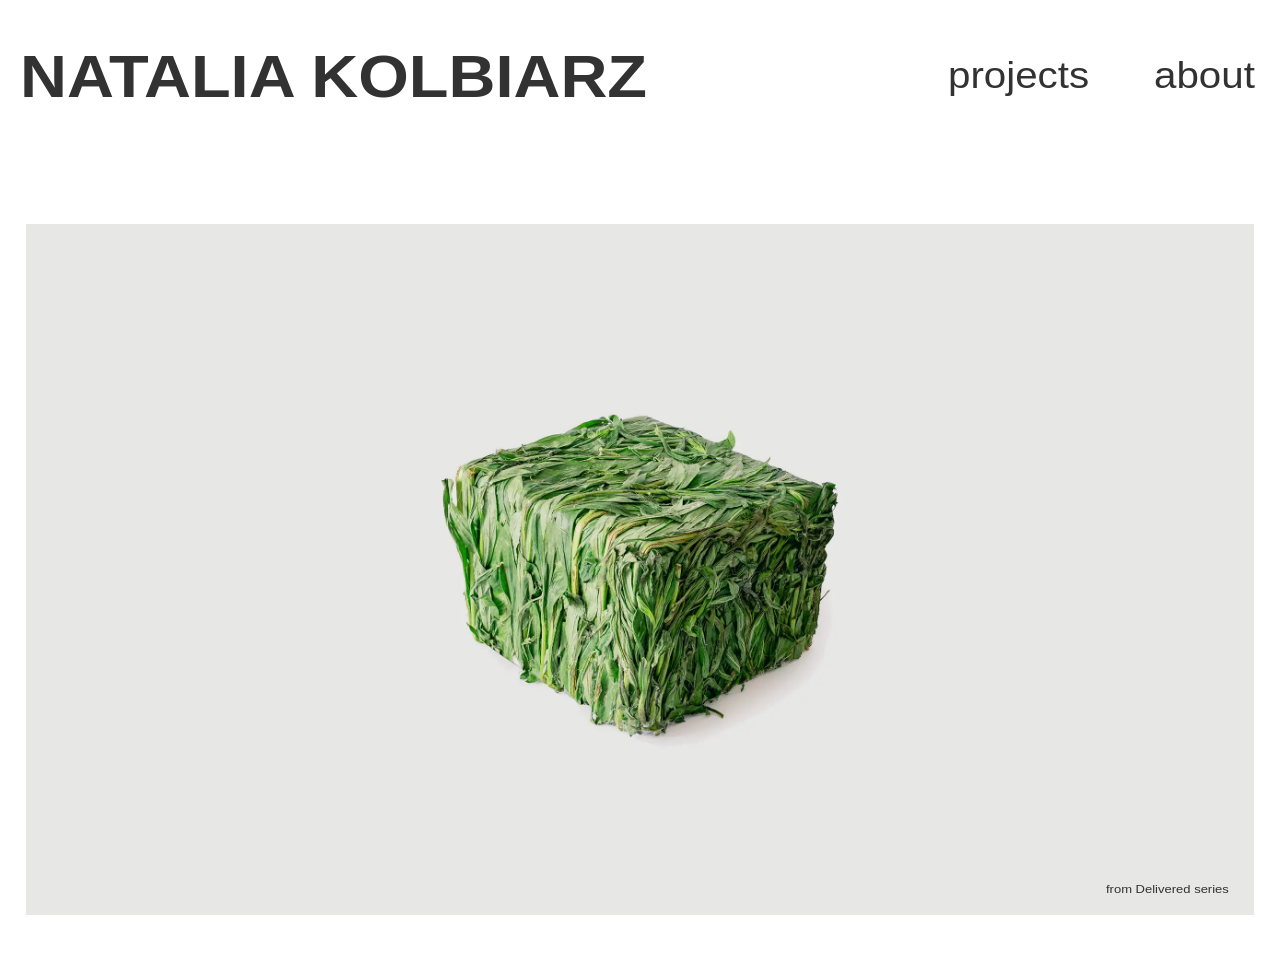
<file: index.html>
<!DOCTYPE html>
<html lang="en">

<head>
    <meta charset="UTF-8">
    <meta http-equiv="X-UA-Compatible" content="IE=edge">
    <meta name="viewport" content="width=device-width, initial-scale=1.0">
    <meta name="description" content="photographer | visual artist">
    <link rel="icon" type="image/x-icon" href="/assets/logo.jpg">
    <link rel="preload" href="/assets/bf8103417c630e980ef88fa94423579f.woff2">
    <link rel="preload" href="/assets/fonts/HelveticaNeueBold.otf">
    <link rel="preload" href="/assets/fonts/HelveticaNeueThin.otf">
    <link rel="stylesheet" href="/assets/index.d70521a2.css">
    <script src="/assets/main.51610cf7.js" defer></script>
    <title>Natalia Kolbiarz</title>
</head>

<body>

    <custom-heading></custom-heading>
    <div class="content">
        <div class="home" id="home">
            <picture>
                <source media="(max-width: 768px)" srcset="/assets/deliver/2_delivered_glowna_Kolbiarz.b6921dab.webp"
                    type="image/webp">
                <source media="(min-width: 769px)" srcset="/assets/deliver/1_delivered_glowna_Kolbiarz.e22c32d0.webp"
                    type="image/webp">
                <img src="/assets/deliver/1_delivered_glowna_Kolbiarz.e22c32d0.webp" alt="oska">

                <span>from Delivered series</span>
            </picture>
        </div>
    </div>


</body>

</html>
</file>
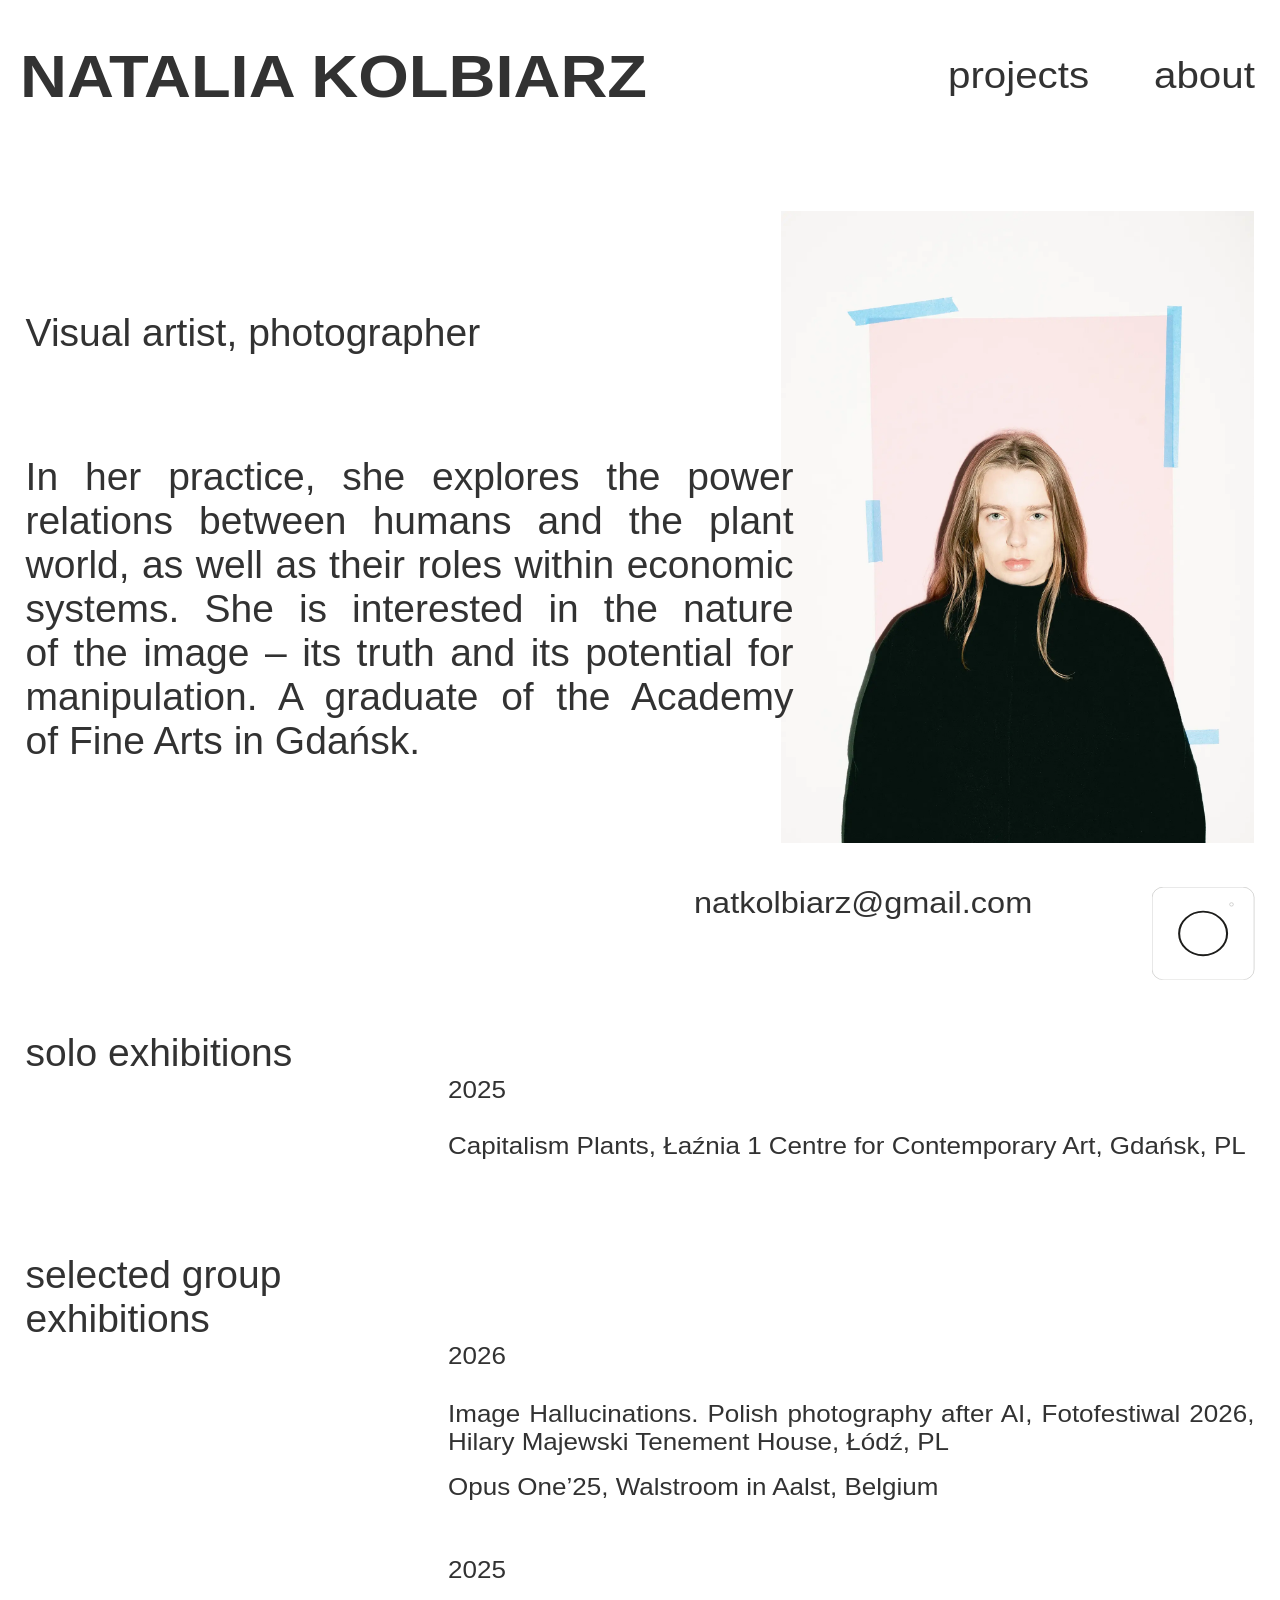
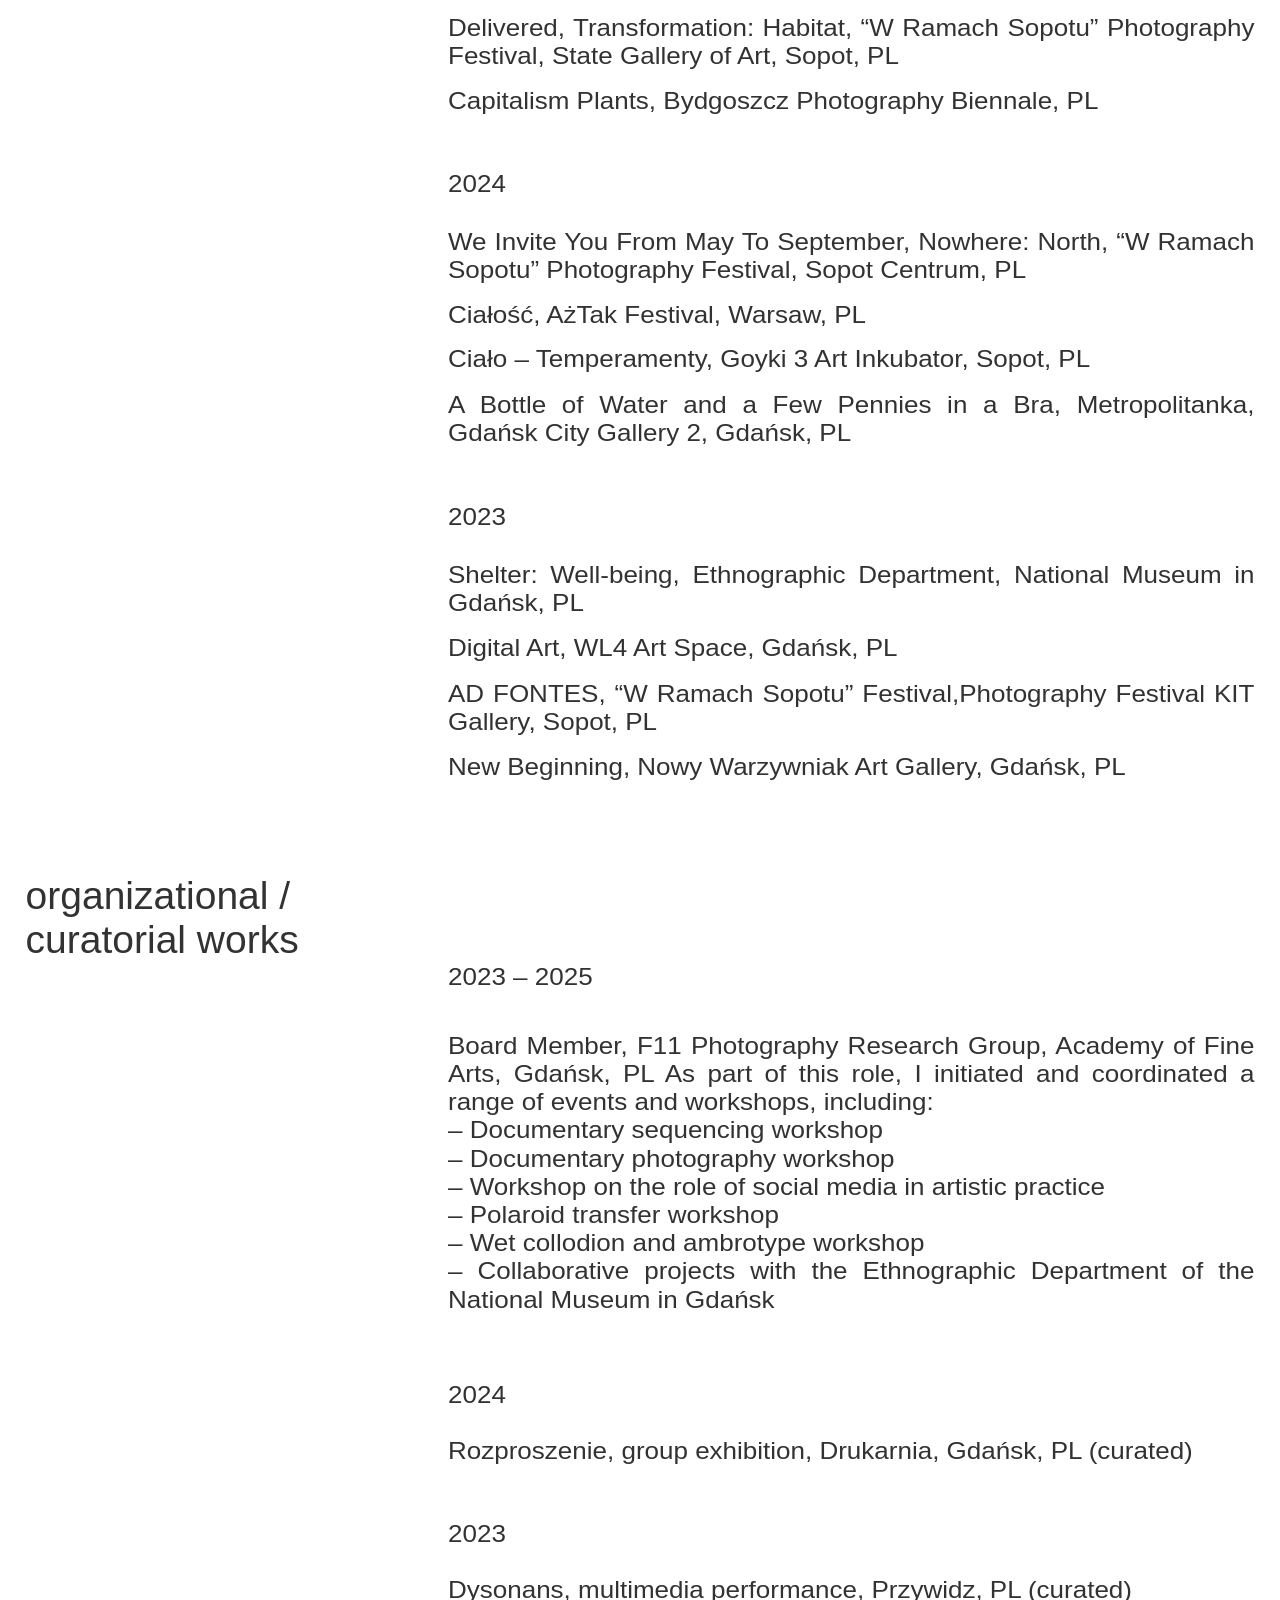
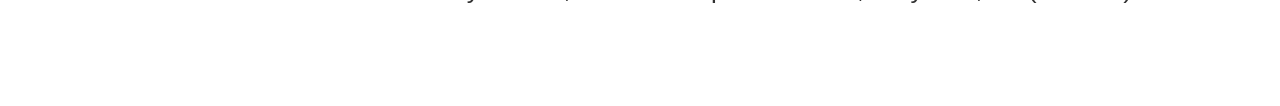
<file: about/index.html>
<!DOCTYPE html>
<html lang="en">

<head>
    <meta charset="UTF-8">
    <meta http-equiv="X-UA-Compatible" content="IE=edge">
    <meta name="viewport" content="width=device-width, initial-scale=1.0">
    <meta name="description" content="photographer | visual artist">
    <link rel="icon" type="image/x-icon" href="/assets/logo.jpg">
    <link rel="preload" href="/assets/bf8103417c630e980ef88fa94423579f.woff2">
    <link rel="stylesheet" href="/assets/index.d70521a2.css">
    <title>Natalia Kolbiarz - about</title>
    <script src="/assets/main.51610cf7.js" defer></script>
</head>

<body>
    <custom-heading></custom-heading>
    <div class="content">
        <div id="about">
            <div class="about-description">
                <p class="about-text">
                    Visual artist, photographer
                </p>
                <p class="about-text full-text">

                    In her practice, she explores the power relations between humans and the plant world, as&nbsp;well
                    as&nbsp;their roles within economic systems. She is&nbsp;interested in&nbsp;the nature of&nbsp;the
                    image – its truth and its potential for manipulation. A&nbsp;graduate of&nbsp;the Academy
                    of&nbsp;Fine Arts in&nbsp;Gdańsk.
                </p>
                <img class="about-photo" src="/assets/about/Natalia Kolbiarz_prof.7761100d.webp" alt="natalia_kolbiarz_about">
            </div>
            <span class="about-contact">

                <a class="about-email" href="mailto:natkolbiarz@gmail.com">natkolbiarz@gmail.com</a>
                <a class="instagram-svg" href="https://www.instagram.com/nataliakolbiarz/"
                    title="https://www.instagram.com/nataliakolbiarz/" target="_blank">
                    <svg width="8vw" height="8vw" xmlns="http://www.w3.org/2000/svg" viewBox="0 0 548.38 548.38">
                        <defs>
                            <style>
                                .cls-1,
                                .cls-2 {
                                    fill: none;
                                    stroke: #1d1d1b;
                                    stroke-miterlimit: 10;
                                }

                                .cls-2 {
                                    stroke-width: 11px;
                                }
                            </style>
                        </defs>
                        <rect class="cls-1" x=".5" y=".5" width="546.38" height="546.38" rx="62.36" ry="62.36" />
                        <circle class="cls-2" cx="273.69" cy="273.7" r="128.33" />
                        <circle class="cls-1" cx="425.74" cy="102.63" r="10.06" />
                    </svg>
                </a>
            </span>


            <section class="exhibitions-section">
                <p class="section-title">solo<br class="hide-lg"> exhibitions</p>
                <div class="exhibitions-details-section">
                    <div class="row">
                        <span class="exhibitions-date">2025</span>
                        <span class="exhibition-name-details">
                            Capitalism Plants, Łaźnia 1 Centre for Contemporary Art, Gdańsk, PL
                        </span>
                    </div>
                </div>
            </section>
            <section class="exhibitions-section">
                <p class="section-title">selected<br class="hide-lg"> group <br class="hide-sm"> exhibitions</p>
                <div class="exhibitions-details-section">
                    <div class="row">
                        <span class="exhibitions-date">2026</span>
                        <div class="exhibition-details-list">
                            <span class="exhibition-name-details">
Image Hallucinations. Polish photography after AI, Fotofestiwal 2026, Hilary Majewski Tenement House, Łódź, PL 

                            </span>
                            <span class="exhibition-name-details">
Opus One’25, Walstroom in Aalst, Belgium
                            </span>
                        </div>
                    </div>
                    <div class="row">
                        <span class="exhibitions-date">2025</span>
                        <div class="exhibition-details-list">
                            <span class="exhibition-name-details">
                                Delivered, Transformation: Habitat, “W Ramach Sopotu” Photography Festival, State
                                Gallery of Art, Sopot, PL 
                            </span>
                            <span class="exhibition-name-details">
                                Capitalism Plants, Bydgoszcz Photography Biennale, PL
                            </span>
                        </div>
                    </div>
                    <div class="row">
                        <span class="exhibitions-date">2024</span>
                        <div class="exhibition-details-list">
                            <span class="exhibition-name-details">
                                We Invite You From May To September, Nowhere: North, “W Ramach Sopotu” Photography
                                Festival, Sopot Centrum, PL
                            </span>
                            <span class="exhibition-name-details">
                                Ciałość, AżTak Festival, Warsaw, PL
                            </span>
                            <span class="exhibition-name-details">
                                Ciało – Temperamenty, Goyki 3 Art Inkubator, Sopot, PL
                            </span>
                            <span class="exhibition-name-details">
                                A Bottle of Water and a Few Pennies in a Bra, Metropolitanka, Gdańsk City Gallery 2,
                                Gdańsk, PL
                            </span>
                        </div>
                    </div>
                    <div class="row">
                        <span class="exhibitions-date">2023</span>
                        <div class="exhibition-details-list">
                            <span class="exhibition-name-details">
                                Shelter: Well-being, Ethnographic Department, National Museum in Gdańsk, PL
                            </span>
                            <span class="exhibition-name-details">
                                Digital Art, WL4 Art Space, Gdańsk, PL
                            </span>
                            <span class="exhibition-name-details">
                                AD FONTES, “W Ramach Sopotu” Festival,Photography Festival KIT Gallery, Sopot, PL
                            </span>
                            <span class="exhibition-name-details">
                                New Beginning, Nowy Warzywniak Art Gallery, Gdańsk, PL
                            </span>
                        </div>
                    </div>
                </div>
            </section>
            <section class="exhibitions-section">
                <p class="section-title">organizational /<br> curatorial works</p>
                <div class="exhibitions-details-section">
                    <div class="row">
                        <span class="exhibitions-date">2023 – 2025</span>
                        <div class="exhibition-details-list">
                            <span class="exhibition-name-details">
                                Board Member, F11 Photography Research Group, Academy of Fine Arts, Gdańsk, PL
                                As part of this role, I initiated and coordinated a range of events and workshops,
                                including:<br>
                                – Documentary sequencing workshop<br>
                                – Documentary photography workshop<br>
                                – Workshop on the role of social media in artistic practice<br>
                                – Polaroid transfer workshop<br>
                                – Wet collodion and ambrotype workshop<br>
                                – Collaborative projects with the Ethnographic Department of the National Museum in
                                Gdańsk
                            </span>
                        </div>
                    </div>
                    <div class="row">
                        <span class="exhibitions-date">2024</span>
                        <div class="exhibition-details-list">
                            <span class="exhibition-name-details">
                                Rozproszenie, group exhibition, Drukarnia, Gdańsk, PL (curated)
                            </span>
                        </div>
                    </div>

                    <div class="row">
                        <span class="exhibitions-date">2023</span>
                        <div class="exhibition-details-list">
                            <span class="exhibition-name-details">
                                Dysonans, multimedia performance, Przywidz, PL (curated)
                            </span>
                        </div>
                    </div>
                </div>
            </section>
        </div>
    </div>
    <arrow-up></arrow-up>

    <script>
        const aboutPhoto = document.querySelector('.about-photo');
        const aboutText = document.querySelector('.about-description');

        // Function to update margin based on image height
        function updateAboutTextMargin() {
            if (aboutPhoto && aboutText) {
                // Wait for image to load
                if (aboutPhoto.complete) {
                    const imageHeight = aboutPhoto.offsetHeight;
                    const textHeight = aboutText.offsetHeight;
                    const finalMargin = Math.max(0, imageHeight - textHeight);
                    aboutText.style.marginBottom = `${finalMargin}px`;
                } else {
                    aboutPhoto.addEventListener('load', () => {
                        const imageHeight = aboutPhoto.offsetHeight;
                        const textHeight = aboutText.offsetHeight;
                        const finalMargin = Math.max(0, imageHeight - textHeight);
                        aboutText.style.marginBottom = `${finalMargin}px`;
                    });
                }
            }
        }

        // Update on load
        updateAboutTextMargin();

        // Update on window resize (optional, for responsive behavior)
        window.addEventListener('resize', updateAboutTextMargin);
    </script>
</body>

</html>
</file>
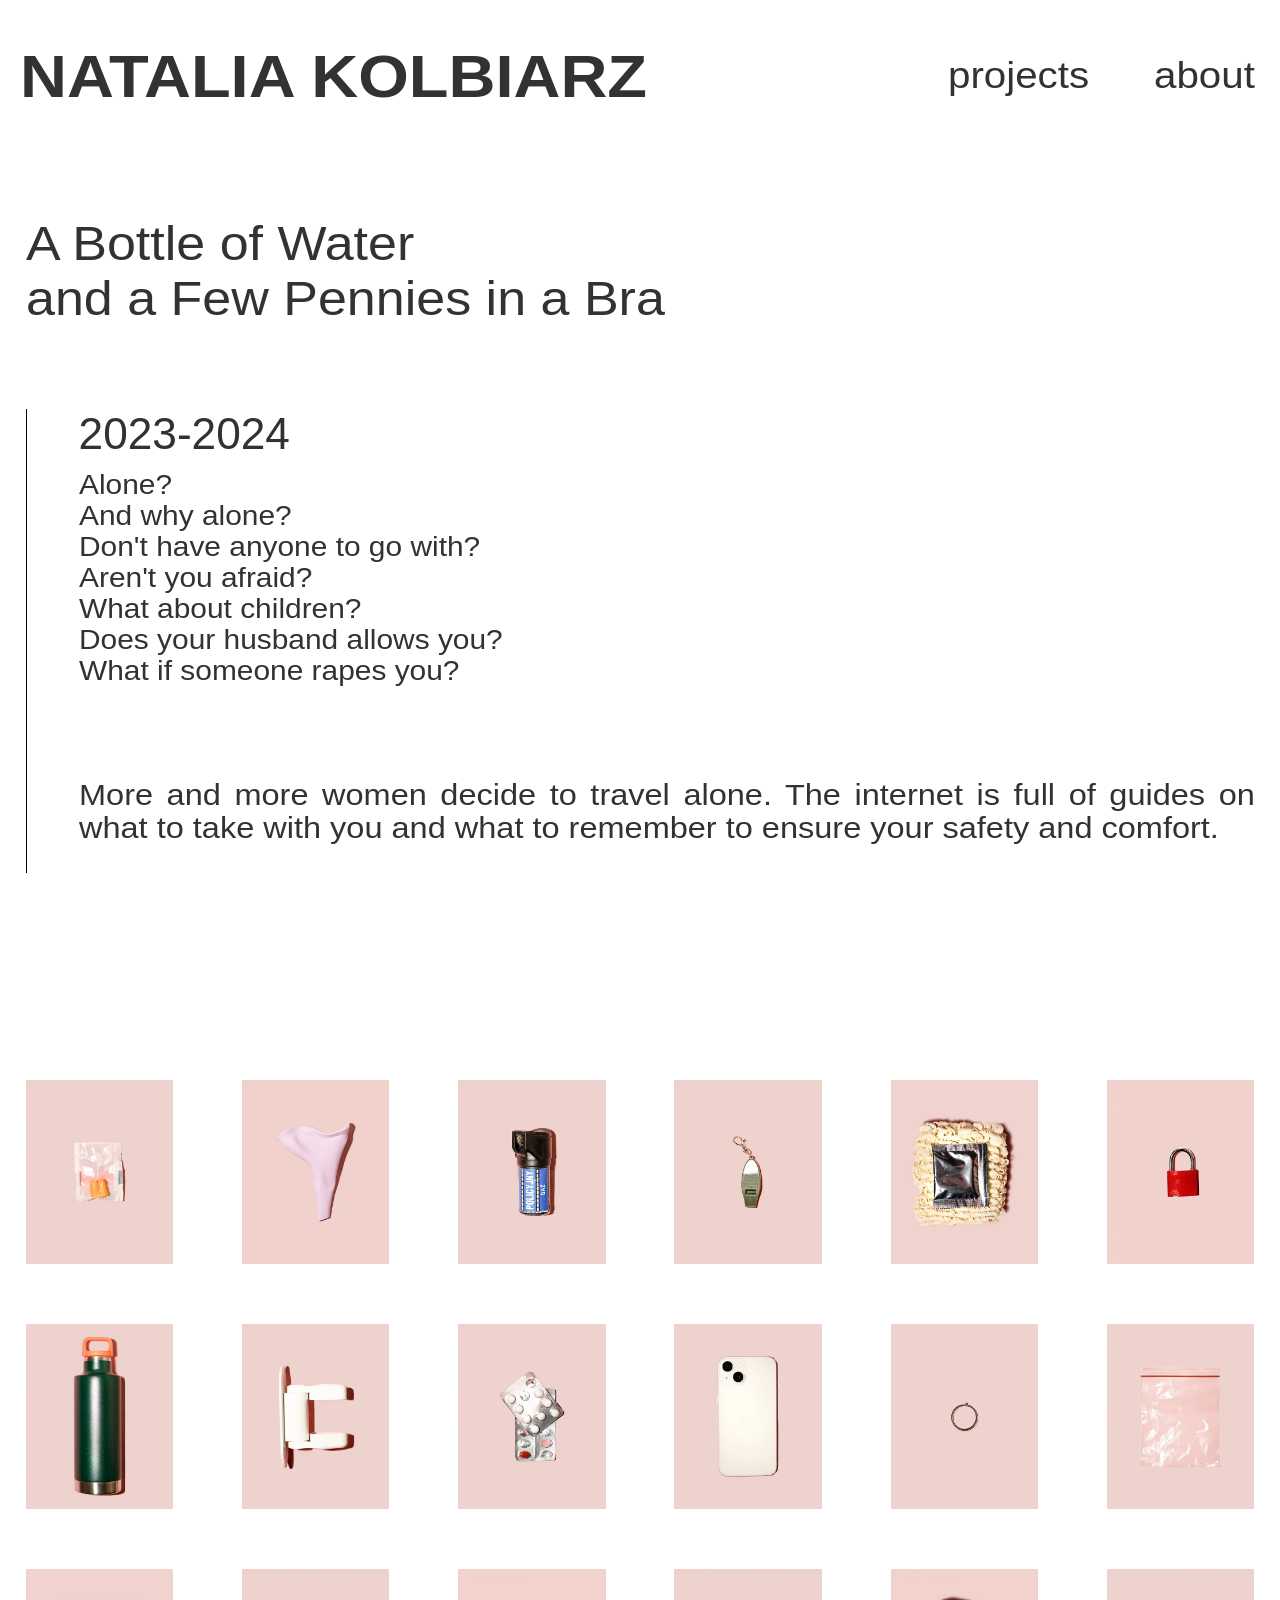
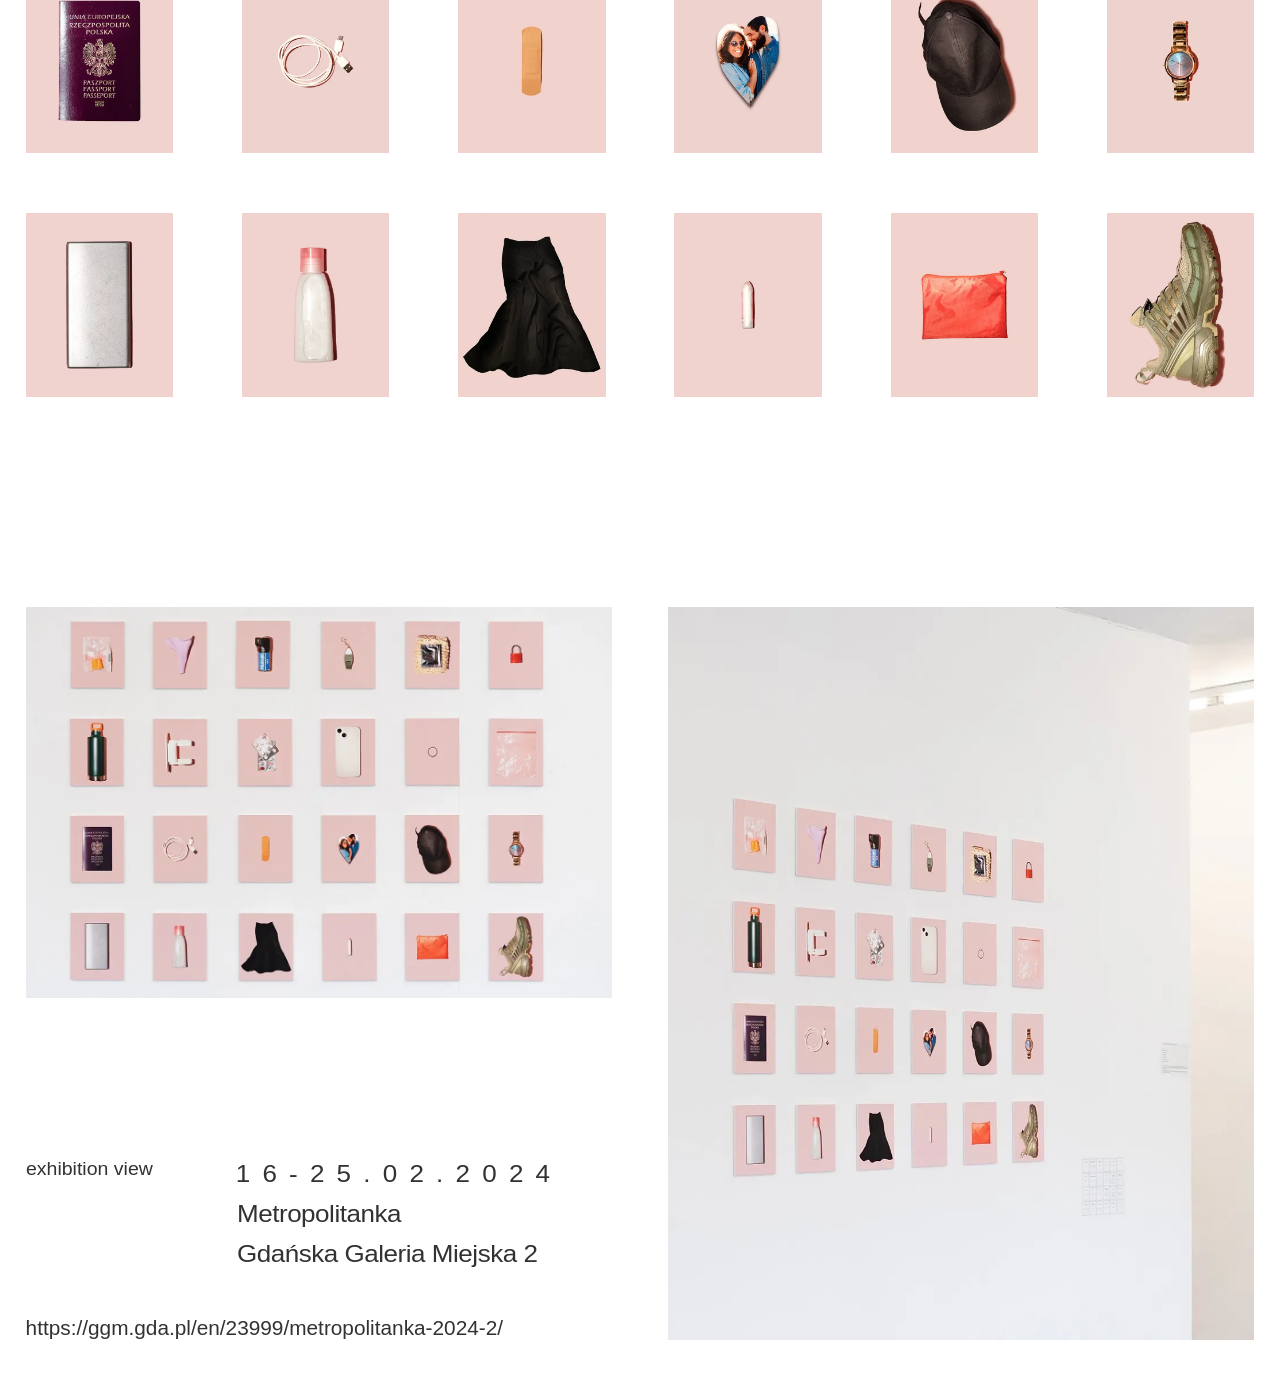
<file: projects/abottleofwater/index.html>
<!DOCTYPE html>
<html lang="en">

<head>
    <meta charset="UTF-8">
    <meta http-equiv="X-UA-Compatible" content="IE=edge">
    <meta name="viewport" content="width=device-width, initial-scale=1.0">
    <meta name="description" content="photographer | visual artist">
    <link rel="icon" type="image/x-icon" href="/assets/logo.jpg">
    <link rel="preload" href="/assets/bf8103417c630e980ef88fa94423579f.woff2">
    <link rel="preload" href="/assets/fonts/HelveticaNeueBold.otf">
    <link rel="stylesheet" href="/assets/index.d70521a2.css">
    <title>Natalia Kolbiarz - a bottle of water</title>
    <script src="/assets/main.51610cf7.js" defer></script>
</head>

<body>
    <custom-heading></custom-heading>


    <div class="content">
        <div id="project-2" class="project-2">
            <span class="projects-title desktop hide-sm">
                <p>
                    A Bottle of Water
                </p>
                <p>
                    and a Few Pennies in a Bra
                </p>
            </span>
            <span class="projects-title hide-lg">
                <p>
                    A Bottle of Water and a Few Pennies in a Bra
                </p>
            </span>
            <div class="description-questions-container">
                <span class="project-date">2023-2024</span>
                <span class="description-questions">
                    Alone? <br>
                    And why alone? <br>
                    Don't have anyone to go with? <br>
                    Aren't you afraid? <br>
                    What about children? <br>
                    Does your husband allows you? <br>
                    What if someone rapes you? <br>
                </span>
                <span class="description-text">
                    More and more women decide to travel alone. The internet is full of
                    guides on what to take with you and what to remember to ensure
                    your safety and comfort.
                </span>
            </div>
            <div class="photos-in-grid">
                <div class="photos-grid">
                    <div data="earplugs" onclick="">
                        <img class="grid-img" src="/assets/abottleofwater/15_15_Kolbiarz.627dffd7.webp" alt="earplugs">
                    </div>
                    <div data="funnel for standing urination" onclick="">
                        <img class="grid-img" src="/assets/abottleofwater/16_16_Kolbiarz.25f1d3ed.webp"
                            alt="funnel for standing urination">
                    </div>
                    <div onclick="" data="pepper spray">
                        <img class="grid-img" src="/assets/abottleofwater/17_17_Kolbiarz.6845a64c.webp" alt="pepper spray">
                    </div>
                    <div onclick="" data="whistle">
                        <img class="grid-img" src="/assets/abottleofwater/18_18_Kolbiarz.52f4910e.webp" alt="whistle">
                    </div>
                    <div onclick="" data="instant meals">
                        <img class="grid-img" src="/assets/abottleofwater/19_19_Kolbiarz.69361d85.webp" alt="instant meals">
                    </div>
                    <div onclick="" data="padlock">
                        <img class="grid-img" src="/assets/abottleofwater/20_20_Kolbiarz.eb023b86.webp" alt="padlock">
                    </div>

                    <div onclick="" data="thermos">
                        <img class="grid-img" src="/assets/abottleofwater/21_21_Kolbiarz.e2b5aa4e.webp" alt="thermos">
                    </div>
                    <div onclick="" data="handle lock">
                        <img class="grid-img" src="/assets/abottleofwater/22_22_Kolbiarz.ec1d9ffb.webp" alt="handle lock">
                    </div>
                    <div onclick="" data="medicines">
                        <img class="grid-img" src="/assets/abottleofwater/23_23_Kolbiarz.b794d45b.webp" alt="medicines">
                    </div>
                    <div onclick="" data="smarthphone">
                        <img class="grid-img" src="/assets/abottleofwater/24_24_Kolbiarz.ceb33f97.webp" alt="smarthphone">
                    </div>
                    <div onclick="" data="fake wedding ring">
                        <img class="grid-img" src="/assets/abottleofwater/25_25_Kolbiarz.06312dd9.webp" alt="fake wedding ring">
                    </div>
                    <div onclick="" data="waterproof bags">
                        <img class="grid-img" src="/assets/abottleofwater/26_26_Kolbiarz.5317d5cf.webp" alt="waterproof bags">
                    </div>

                    <div onclick="" data="documents">
                        <img class="grid-img" src="/assets/abottleofwater/27_27_Kolbiarz.81f51125.webp" alt="documents">
                    </div>
                    <div onclick="" data="charger">
                        <img class="grid-img" src="/assets/abottleofwater/28_28_Kolbiarz.f7ee83d2.webp" alt="charger">
                    </div>
                    <div onclick="" data="patches">
                        <img class="grid-img" src="/assets/abottleofwater/29_29_Kolbiarz.1b3afe54.webp" alt="patches">
                    </div>
                    <div onclick="" data="photo with fake husband">
                        <img class="grid-img" src="/assets/abottleofwater/30_30_Kolbiarz.c5042153.webp"
                            alt="photo with fake husband">
                    </div>
                    <div onclick="" data="headgear">
                        <img class="grid-img" src="/assets/abottleofwater/31_31_Kolbiarz.8ef6d7a0.webp" alt="headgear">
                    </div>
                    <div onclick="" data="watch">
                        <img class="grid-img" src="/assets/abottleofwater/32_32_Kolbiarz.ea579401.webp" alt="watch">
                    </div>

                    <div onclick="" data="powerbank">
                        <img class="grid-img" src="/assets/abottleofwater/33_33_Kolbiarz.6c1cc171.webp" alt="powerbank">
                    </div>
                    <div onclick="" data="travel bottles for cosmetics">
                        <img class="grid-img" src="/assets/abottleofwater/34_34_Kolbiarz.264e8fc6.webp"
                            alt="travel bottles for cosmetics">
                    </div>
                    <div onclick="" data="long skirt">
                        <img class="grid-img" src="/assets/abottleofwater/35_35_Kolbiarz.a4b4c424.webp" alt="long skirt">
                    </div>
                    <div onclick="" data="tampons">
                        <img class="grid-img" src="/assets/abottleofwater/36_36_Kolbiarz.14659aaa.webp" alt="tampons">
                    </div>
                    <div onclick="" data="small wallet">
                        <img class="grid-img" src="/assets/abottleofwater/37_37_Kolbiarz.3f29f655.webp" alt="small wallet">
                    </div>
                    <div onclick="" data="comfortable shoes">
                        <img class="grid-img" src="/assets/abottleofwater/38_38_Kolbiarz.db483678.webp" alt="comfortable shoes">
                    </div>


                </div>
                <div class="other-photos">
                    <div class="other-photos-left">
                        <img src="/assets/abottleofwater/39_39_Kolbiarz.6b989908.webp " alt="">
                        <div class="other-photos-description left">
                            <span class="other-photos-description-title">exhibition view</span>
                            <span class="exhibition-details">
                                <span class="exhibition-date">
                                    16-25.02.2024
                                </span>
                                <span>
                                    Metropolitanka <br>
                                    Gdańska Galeria Miejska 2
                                </span>
                            </span>
                            <a class="exhibition-link"
                                href="https://ggm.gda.pl/en/23999/metropolitanka-2024-2/">https://ggm.gda.pl/en/23999/metropolitanka-2024-2/</a>
                        </div>
                    </div>
                    <img src="/assets/abottleofwater/40_40_Kolbiarz.2c65c674.webp" alt="">
                    <div class="other-photos-description end">
                        <span class="other-photos-description-title">exhibition view</span>
                        <span class="exhibition-details">
                            <span class="exhibition-date">
                                16-25.02.2024
                            </span>
                            <span>
                                Metropolitanka <br>
                                Gdańska Galeria Miejska 2
                            </span>
                        </span>
                        <a class="exhibition-link"
                            href="https://ggm.gda.pl/en/23999/metropolitanka-2024-2/">https://ggm.gda.pl/en/23999/metropolitanka-2024-2/</a>
                    </div>
                </div>
            </div>
        </div>
    </div>
    <arrow-up></arrow-up>



</body>

</html>
</file>
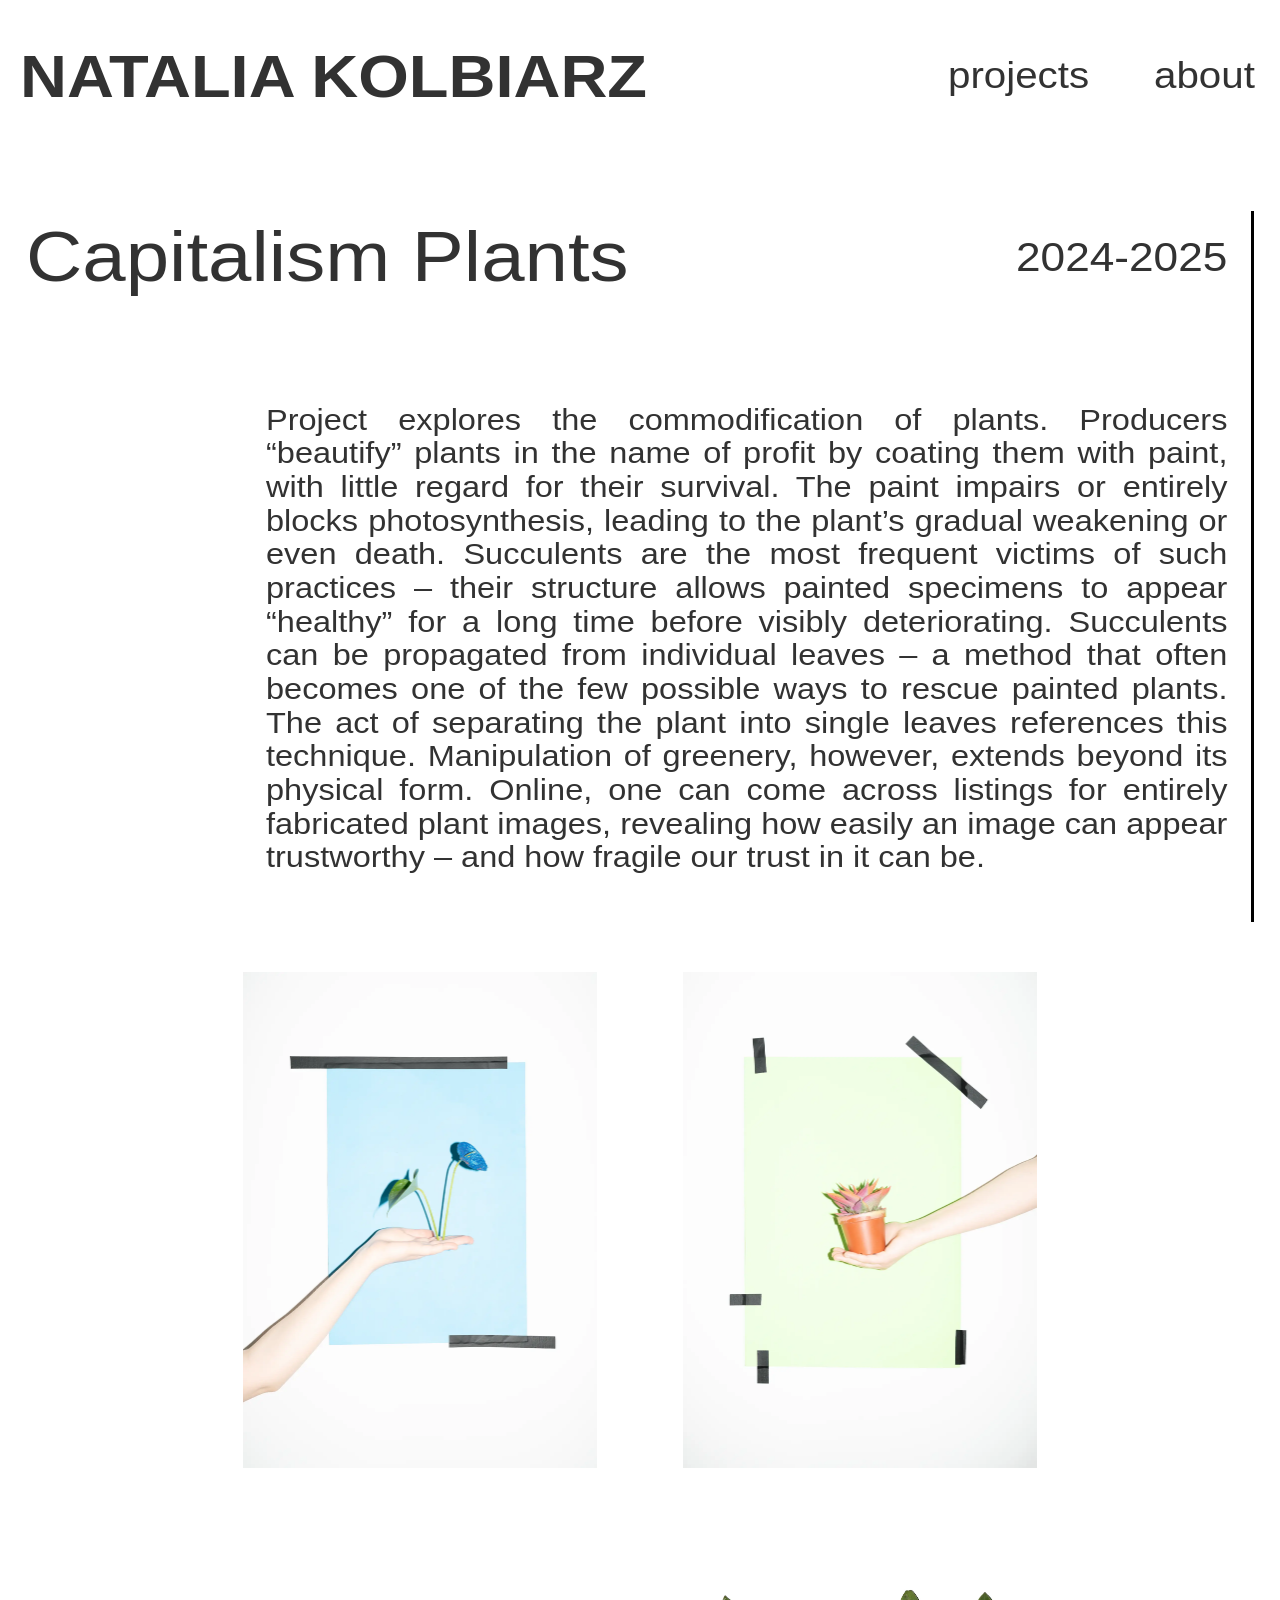
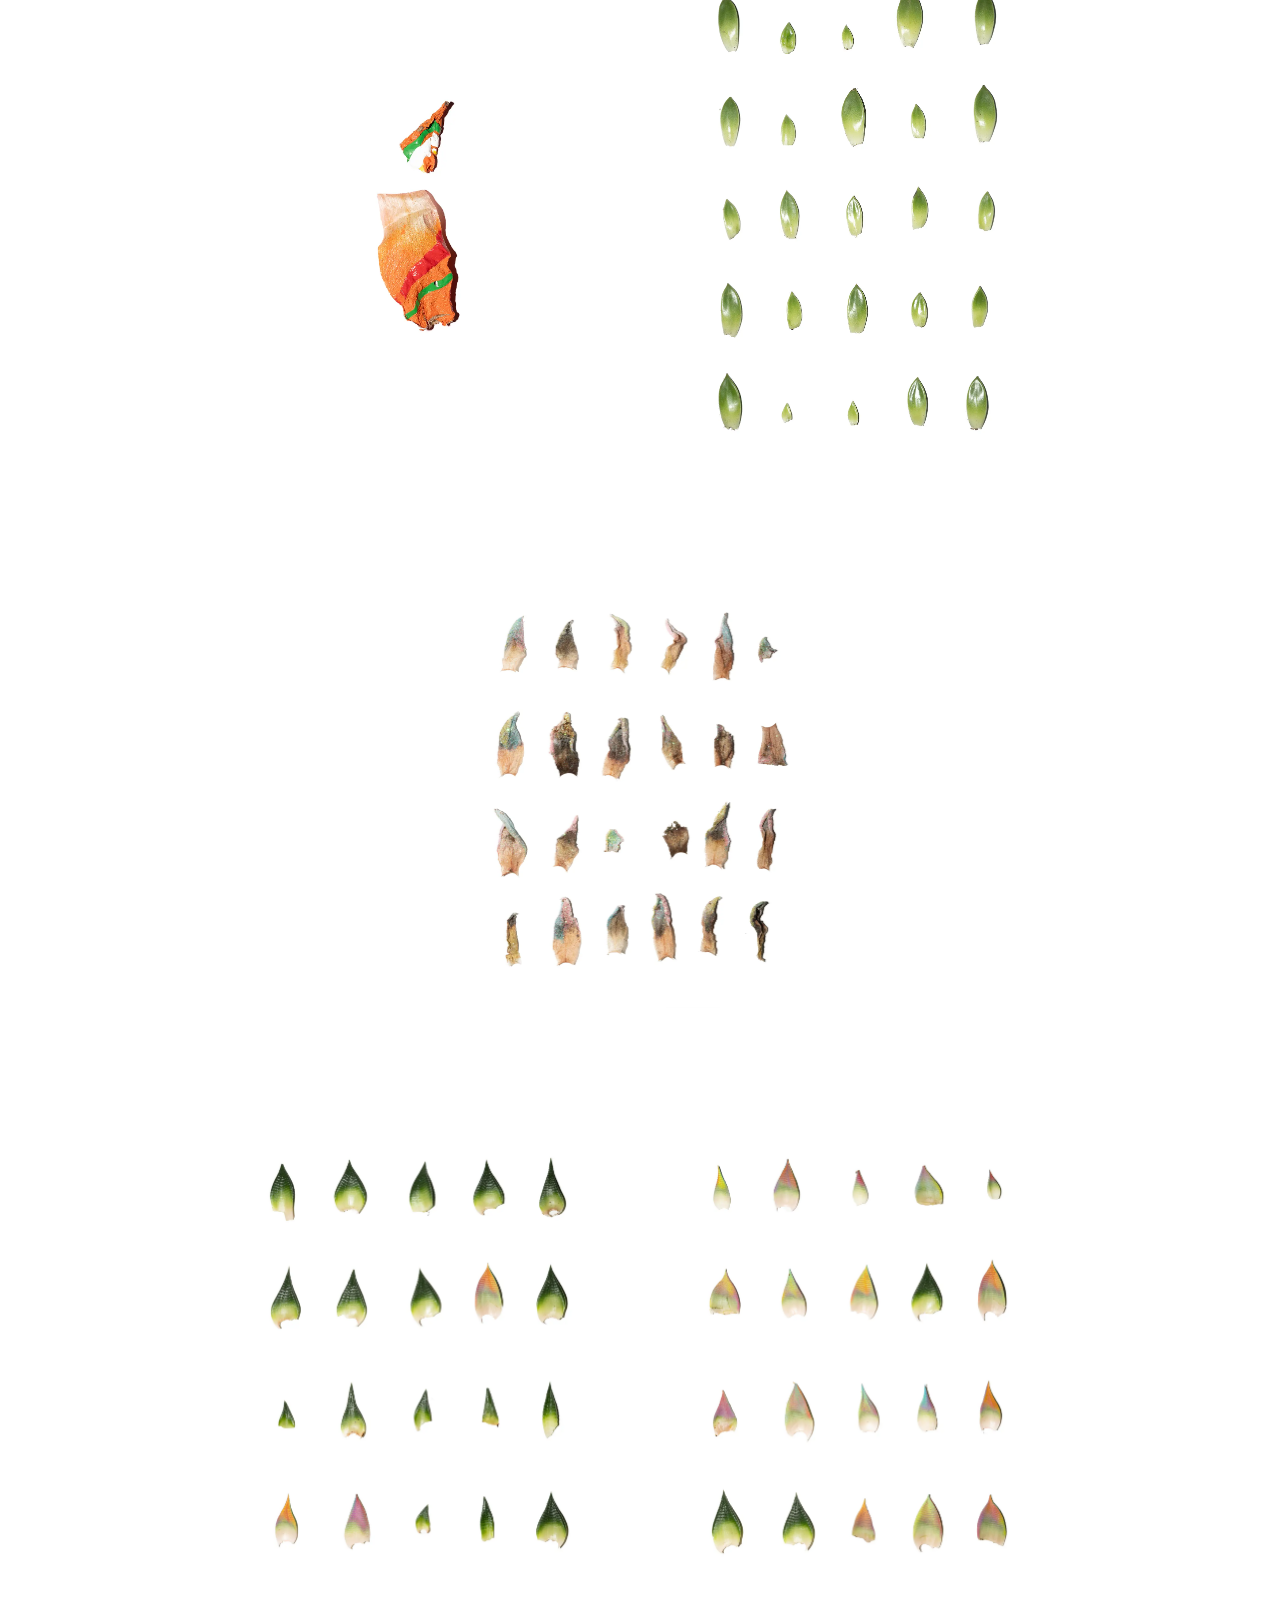
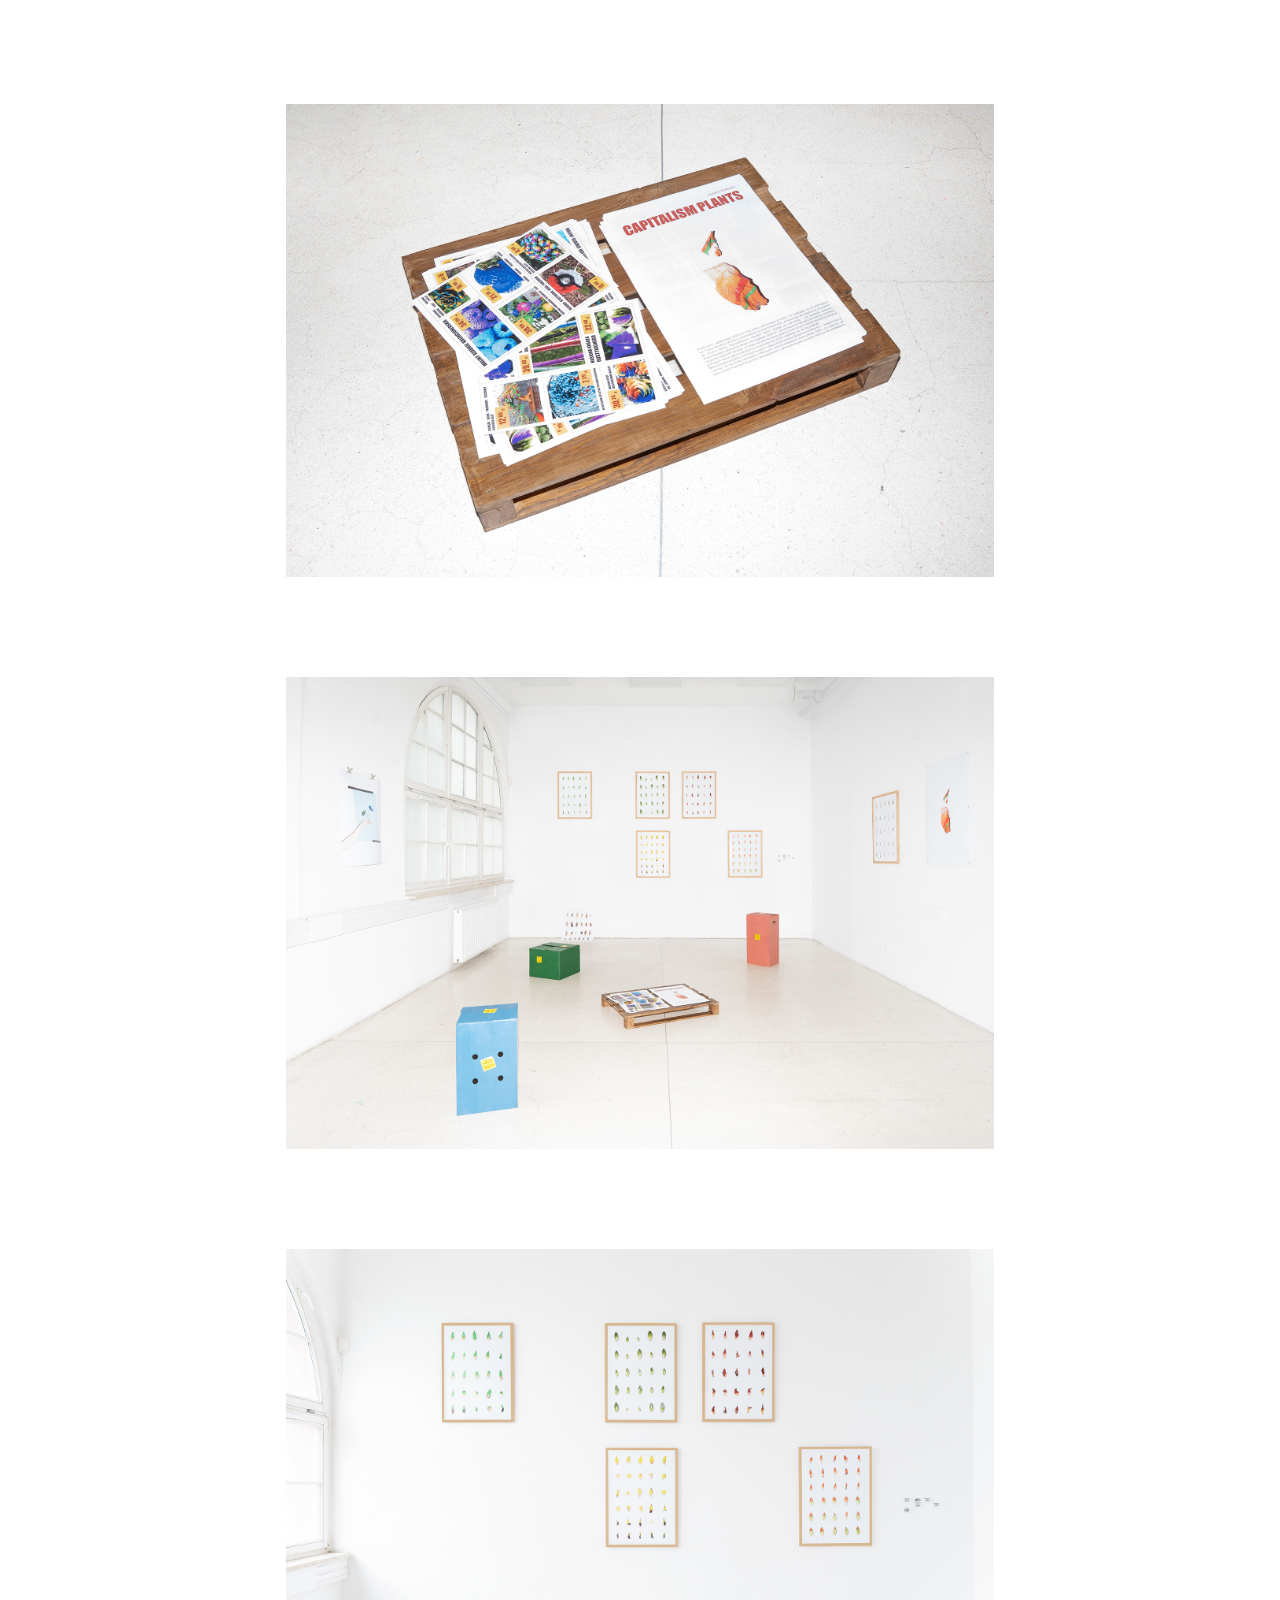
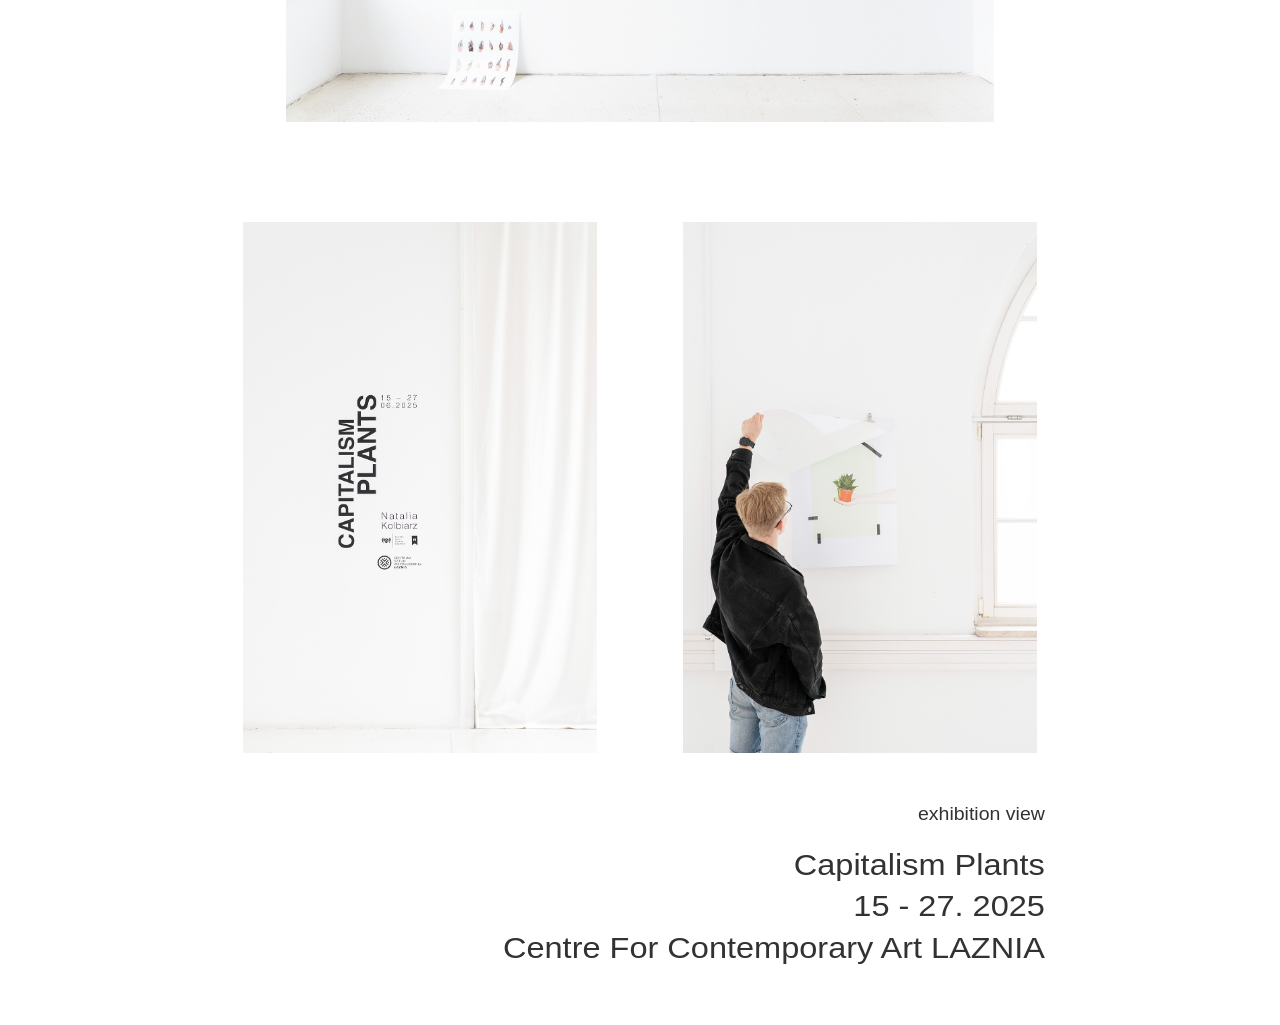
<file: projects/capitalismplants/index.html>
<!DOCTYPE html>
<html lang="en">

<head>
    <meta charset="UTF-8">
    <meta http-equiv="X-UA-Compatible" content="IE=edge">
    <meta name="viewport" content="width=device-width, initial-scale=1.0">
    <meta name="description" content="photographer | visual artist">
    <link rel="icon" type="image/x-icon" href="/assets/logo.jpg">
    <link rel="preload" href="/assets/bf8103417c630e980ef88fa94423579f.woff2">
    <link rel="preload" href="/assets/fonts/HelveticaNeueBold.otf">
    <link rel="stylesheet" href="/assets/index.d70521a2.css">
    <title>Natalia Kolbiarz - capitalism-plants</title>
    <script src="/assets/main.51610cf7.js" defer></script>
</head>

<body>
    <custom-heading></custom-heading>
    <div class="content">
        <div id="project-2" class="project-2">
            <div class="border-right">
                <div class="projects-title capitalism-plants">
                    <span class="capitalism-plants-title">
                        Capitalism Plants
                    </span>
                    <span class="capitalism-plants-title-date">
                        2024-2025
                    </span>
                </div>
                <div class="capitalism-plants-description">
                    <span class="description-text">
                        Project explores the commodification of plants. Producers “beautify” plants in the name of
                        profit by coating them with paint, with little regard for their survival. The paint impairs or
                        entirely blocks photosynthesis, leading to the plant’s gradual weakening or even death.
                        Succulents are the most frequent victims of such practices – their structure allows painted
                        specimens to appear “healthy” for a&nbsplong time before visibly deteriorating. Succulents can
                        be propagated from individual leaves – a method that often becomes one of&nbspthe few possible
                        ways to rescue painted plants. The act of&nbspseparating the plant into single leaves references
                        this technique.
                        Manipulation of greenery, however, extends beyond its physical form. Online, one can come across
                        listings for entirely fabricated plant images, revealing how easily an image can appear
                        trustworthy – and how fragile our trust in it can be.
                    </span>
                </div>
            </div>

            <div class="capitalism-plants-photos">
                <div class="photos-row">
                    <img src="/assets/capitalismplants/1_capitalism plants_natalia kolbiarz.c717fbcc.webp">
                    <img src="/assets/capitalismplants/2_capitalism plants_natalia kolbiarz.b2465452.webp">
                </div>
                <div class="photos-row">
                    <img src="/assets/capitalismplants/3_capitalism plants_natalia kolbiarz.f8e06e00.webp">
                    <img src="/assets/capitalismplants/7_capitalism plants_natalia kolbiarz.ba6135f0.webp">
                </div>
                <div class="photos-row">
                    <img src="/assets/capitalismplants/6_capitalism plants_natalia kolbiarz.19a28daf.webp">
                </div>
                <div class="photos-row">
                    <img src="/assets/capitalismplants/5_capitalism plants_natalia kolbiarz.62667757.webp">
                    <img src="/assets/capitalismplants/4_capitalism plants_natalia kolbiarz.1874f6d3.webp">
                </div>
                <div class="photos-row">
                    <img class="full-width"
                        src="/assets/capitalismplants/1_capitalism plants_natalia kolbiarz_csw.aa047dd9.webp">
                </div>
                <div class="photos-row">
                    <img class="full-width"
                        src="/assets/capitalismplants/2_capitalism plants_natalia_kolbiarz_csw.77458bd5.webp">
                </div>
                <div class="photos-row">
                    <img class="full-width"
                        src="/assets/capitalismplants/3_capitalism plants_natalia_kolbiarz_csw.b0b6a762.webp">
                </div>
                <div class="photos-row">
                    <img src="/assets/capitalismplants/4_capitalism plants_natalia_kolbiarz_csw.39c9a92b.webp">
                    <img src="/assets/capitalismplants/5_capitalism plants_natalia_kolbiarz_csw.ddeeb384.webp">
                </div>
            </div>

            <div class="capitalism-plants-exhibition-details">
                <span class="capitalism-plants-details-title">exhibition view</span>
                <span class="capitalism-plants-exhibition-details-details">
                    Capitalism Plants
                    15 - 27. 2025
                    Centre For Contemporary Art&nbsp;LAZNIA
                </span>

            </div>
        </div>
    </div>
    <arrow-up></arrow-up>



</body>

</html>
</file>
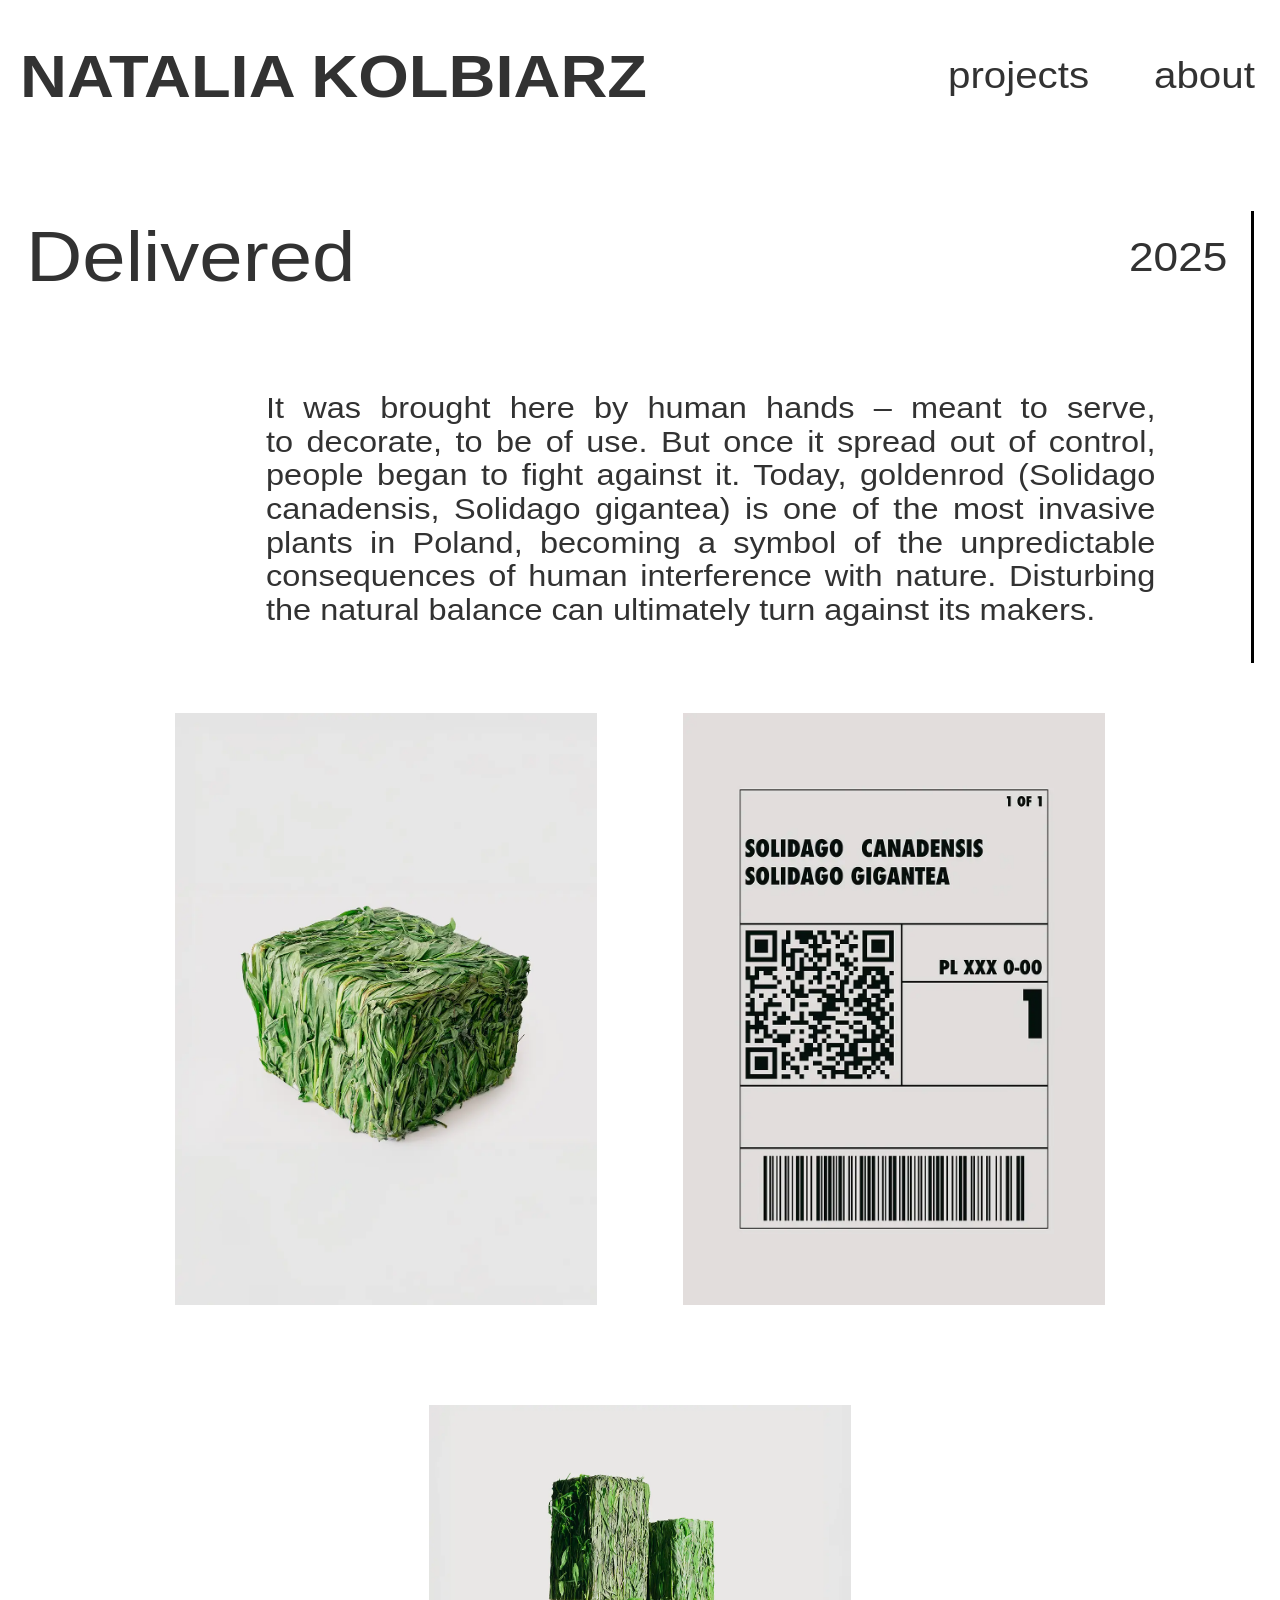
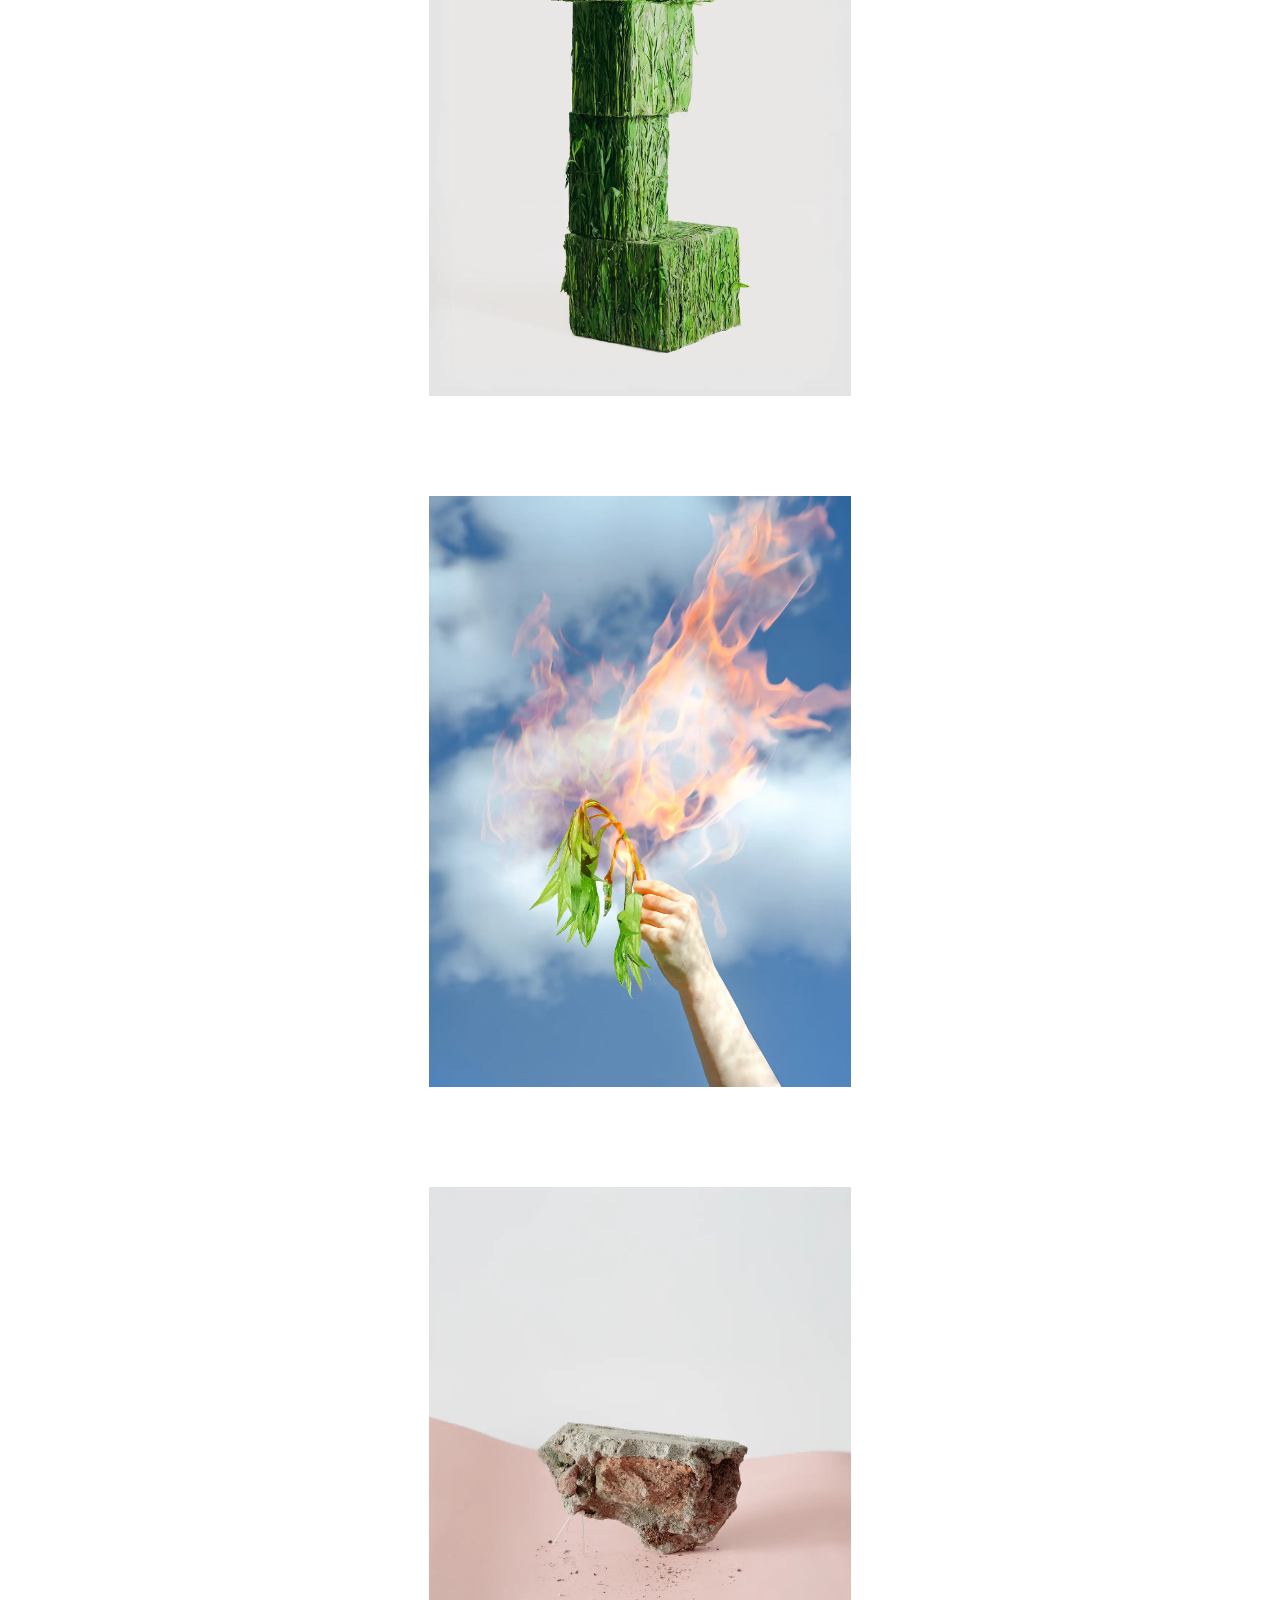
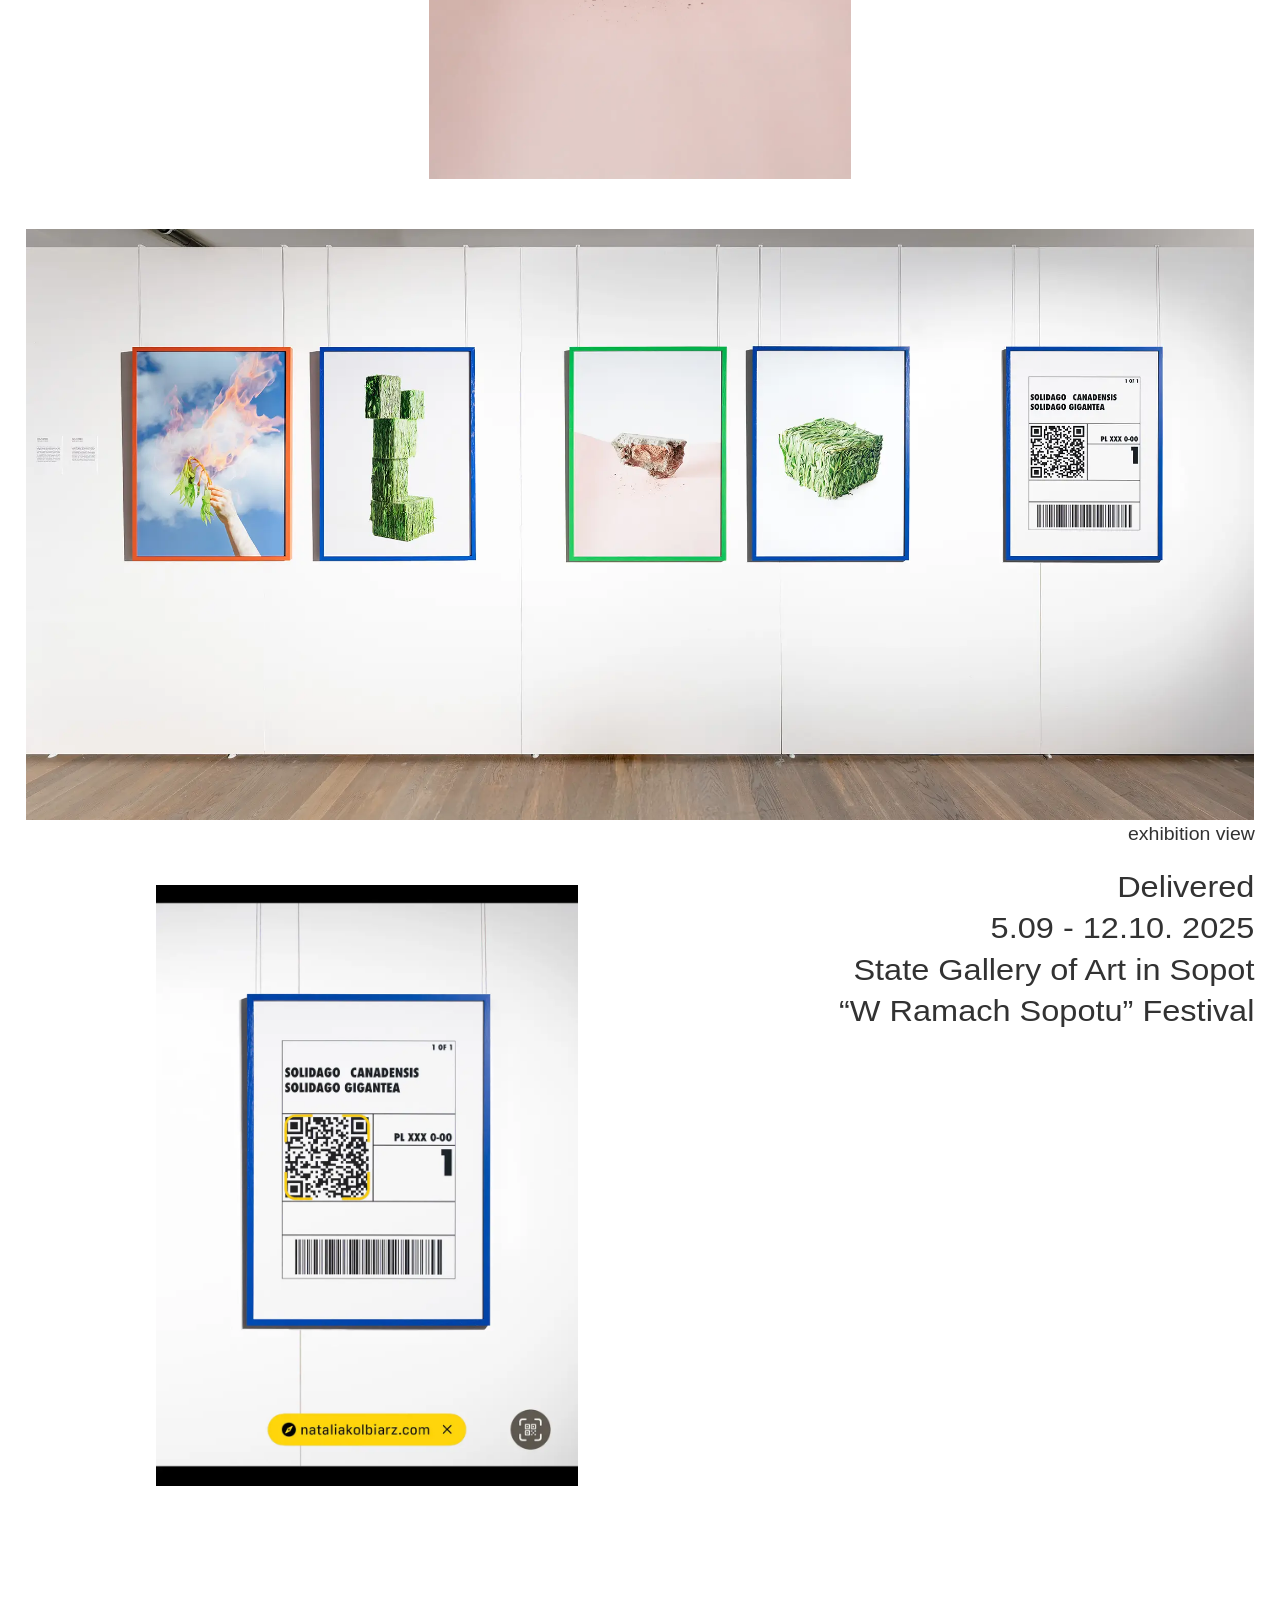
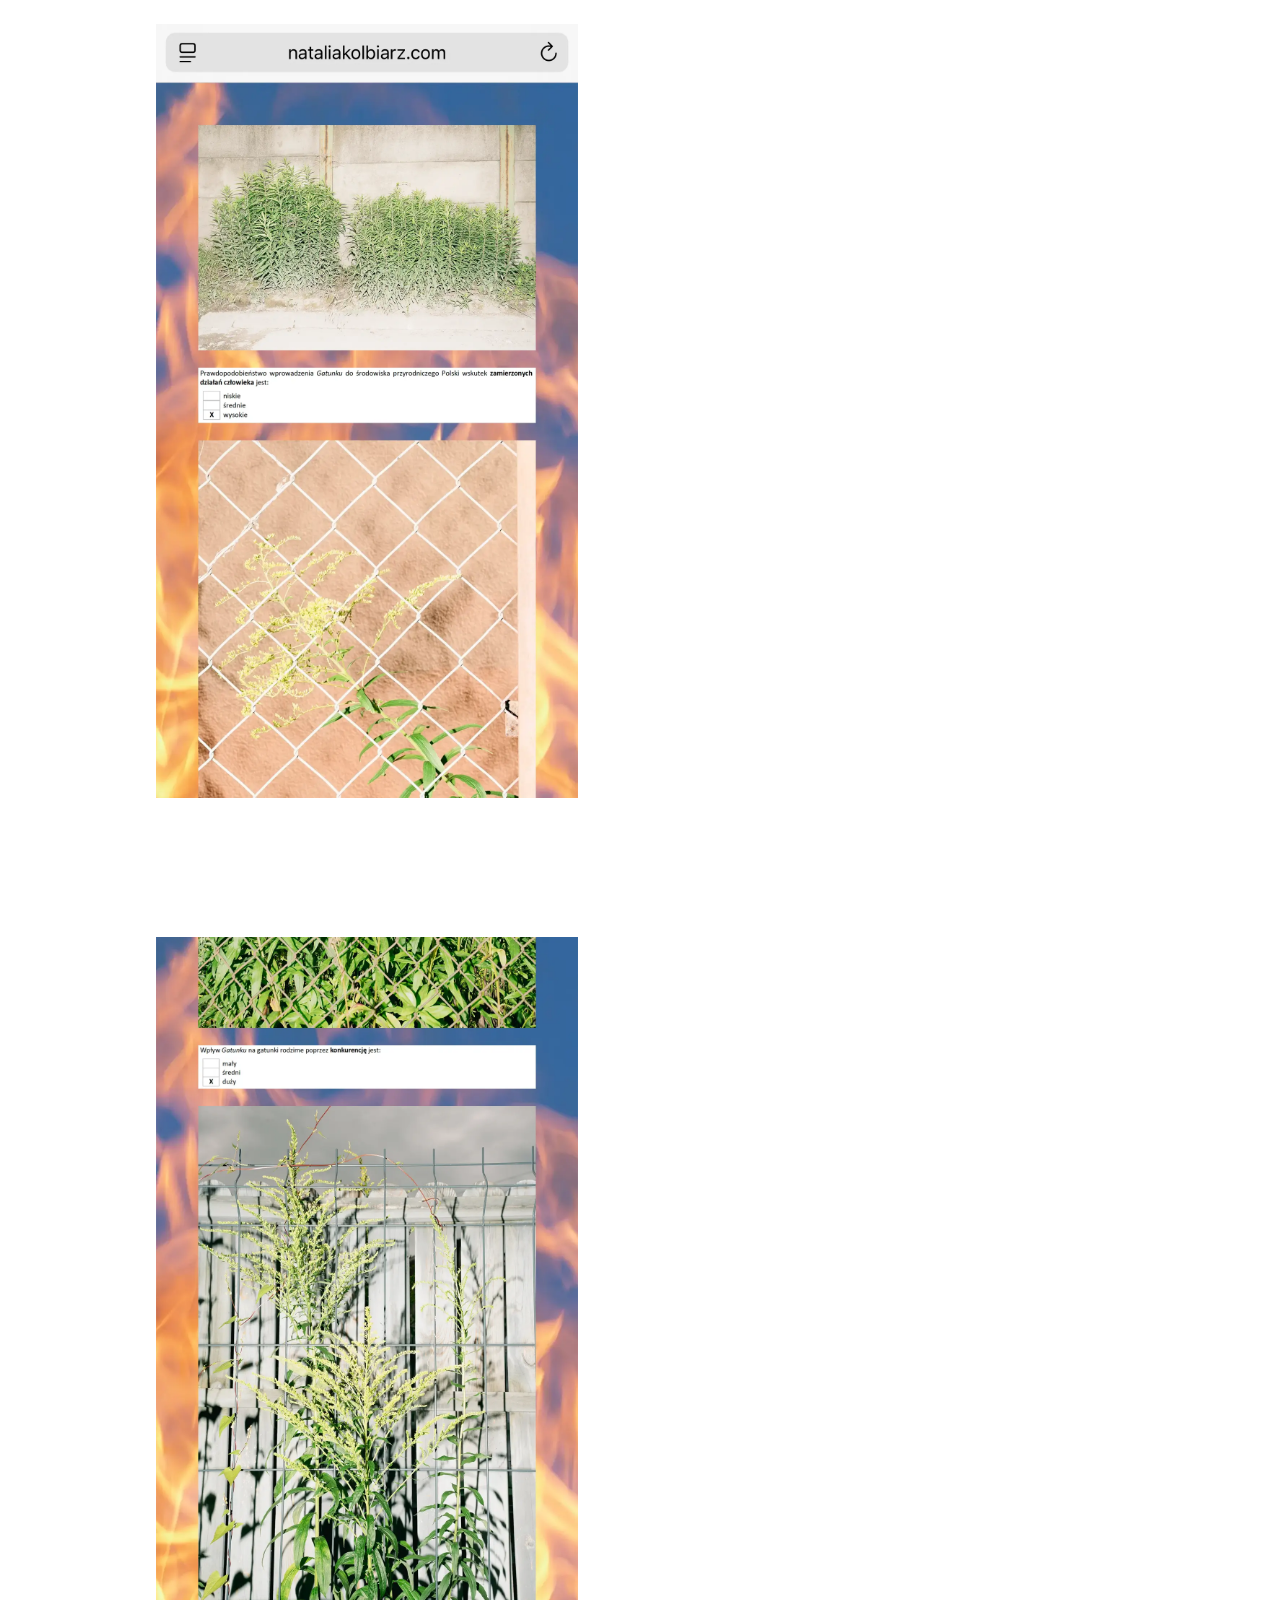
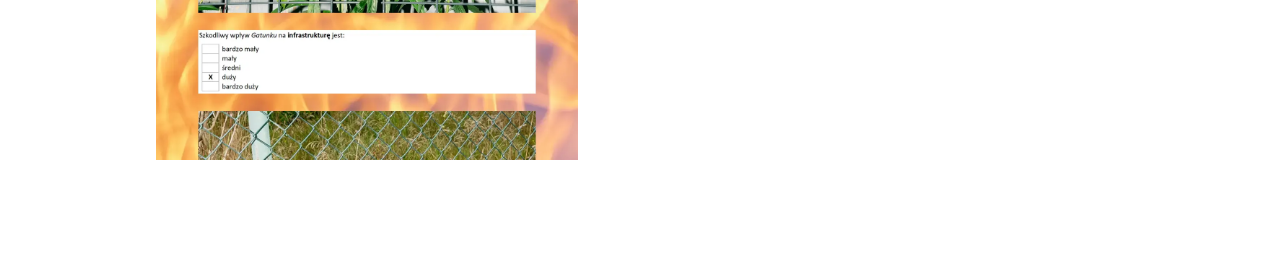
<file: projects/delivered/index.html>
<!DOCTYPE html>
<html lang="en">

<head>
    <meta charset="UTF-8">
    <meta http-equiv="X-UA-Compatible" content="IE=edge">
    <meta name="viewport" content="width=device-width, initial-scale=1.0">
    <meta name="description" content="photographer | visual artist">
    <link rel="icon" type="image/x-icon" href="/assets/logo.jpg">
    <link rel="preload" href="/assets/bf8103417c630e980ef88fa94423579f.woff2">
    <link rel="preload" href="/assets/fonts/HelveticaNeueBold.otf">
    <link rel="stylesheet" href="/assets/index.d70521a2.css">
    <title>Natalia Kolbiarz - delivered</title>
    <script src="/assets/main.51610cf7.js" defer></script>
</head>

<body>
    <custom-heading></custom-heading>
    <div class="content">
        <div id="project-2" class="project-4 project-2">
            <div class="border-right">

                <div class="projects-title deliver">
                    <span class="deliver-title">
                        Delivered
                    </span>
                    <span class="deliver-title-date">
                        2025
                    </span>
                </div>
                <div class="deliver-description">
                    <span class="description-text">
                                   It was brought here by human hands – meant to&nbsp;serve, to&nbsp;decorate, to&nbsp;be
                                   of&nbsp;use. But once it&nbsp;spread out of&nbsp;control, people began to&nbsp;fight against it.
                                   Today, goldenrod (Solidago canadensis, Solidago gigantea) is&nbsp;one of&nbsp;the most invasive
                                   plants in&nbsp;Poland, becoming a&nbsp;symbol of&nbsp;the unpredictable consequences
                                   of&nbsp;human interference with nature. Disturbing the natural balance can ultimately turn
                                   against its makers.

            </span>
                </div>
            </div>


            <div class="deliver-photos">
                <div class="photos-row">
                    <img src="/assets/deliver/2_delivered_glowna_Kolbiarz.b6921dab.webp">
                    <img src="/assets/deliver/2_delivered_Kolbiarz.3c8b6cb1.webp">
                </div>
                <div class="photos-row">
                    <img src="/assets/deliver/3_delivered_Kolbiarz.0399c202.webp">
                </div>
                <div class="photos-row">
                    <img src="/assets/deliver/4_delivered_Kolbiarz.6d4d1d4f.webp">
                </div>
                <div class="photos-row">
                    <img src="/assets/deliver/5_delivered_Kolbiarz.642b9d8e.webp">
                </div>
            </div>
            <div class="photos-row">
                <img class="full-width" src="/assets/deliver/6_delivered_Kolbiarz.182187ff.webp">
            </div>
            <div class="deliver-photos">
                <div class="deliver-bottom-section">
                    <div class="deliver-photos">
                        <div class="photos-row">
                            <img src="/assets/deliver/7_delivered_Kolbiarz.08126fdd.webp">
                        </div>
                        <div class="photos-row">
                            <img src="/assets/deliver/8_delivered_Kolbiarz.0910fe85.webp">
                        </div>
                        <div class="photos-row">
                            <img src="/assets/deliver/9_delivered_Kolbiarz.6444ed8b.webp">
                        </div>
                    </div>
                    <div class="deliver-exhibition-details">
                        <span class="deliver-details-title">exhibition view</span>
                        <span class="deliver-exhibition-details-details">
                            Delivered
                            5.09 - 12.10. 2025
                            State Gallery of Art in Sopot
                            “W Ramach Sopotu”&nbsp;Festival
                        </span>
                    </div>
                </div>
            </div>
        </div>
    </div>
    <arrow-up></arrow-up>



</body>

</html>
</file>
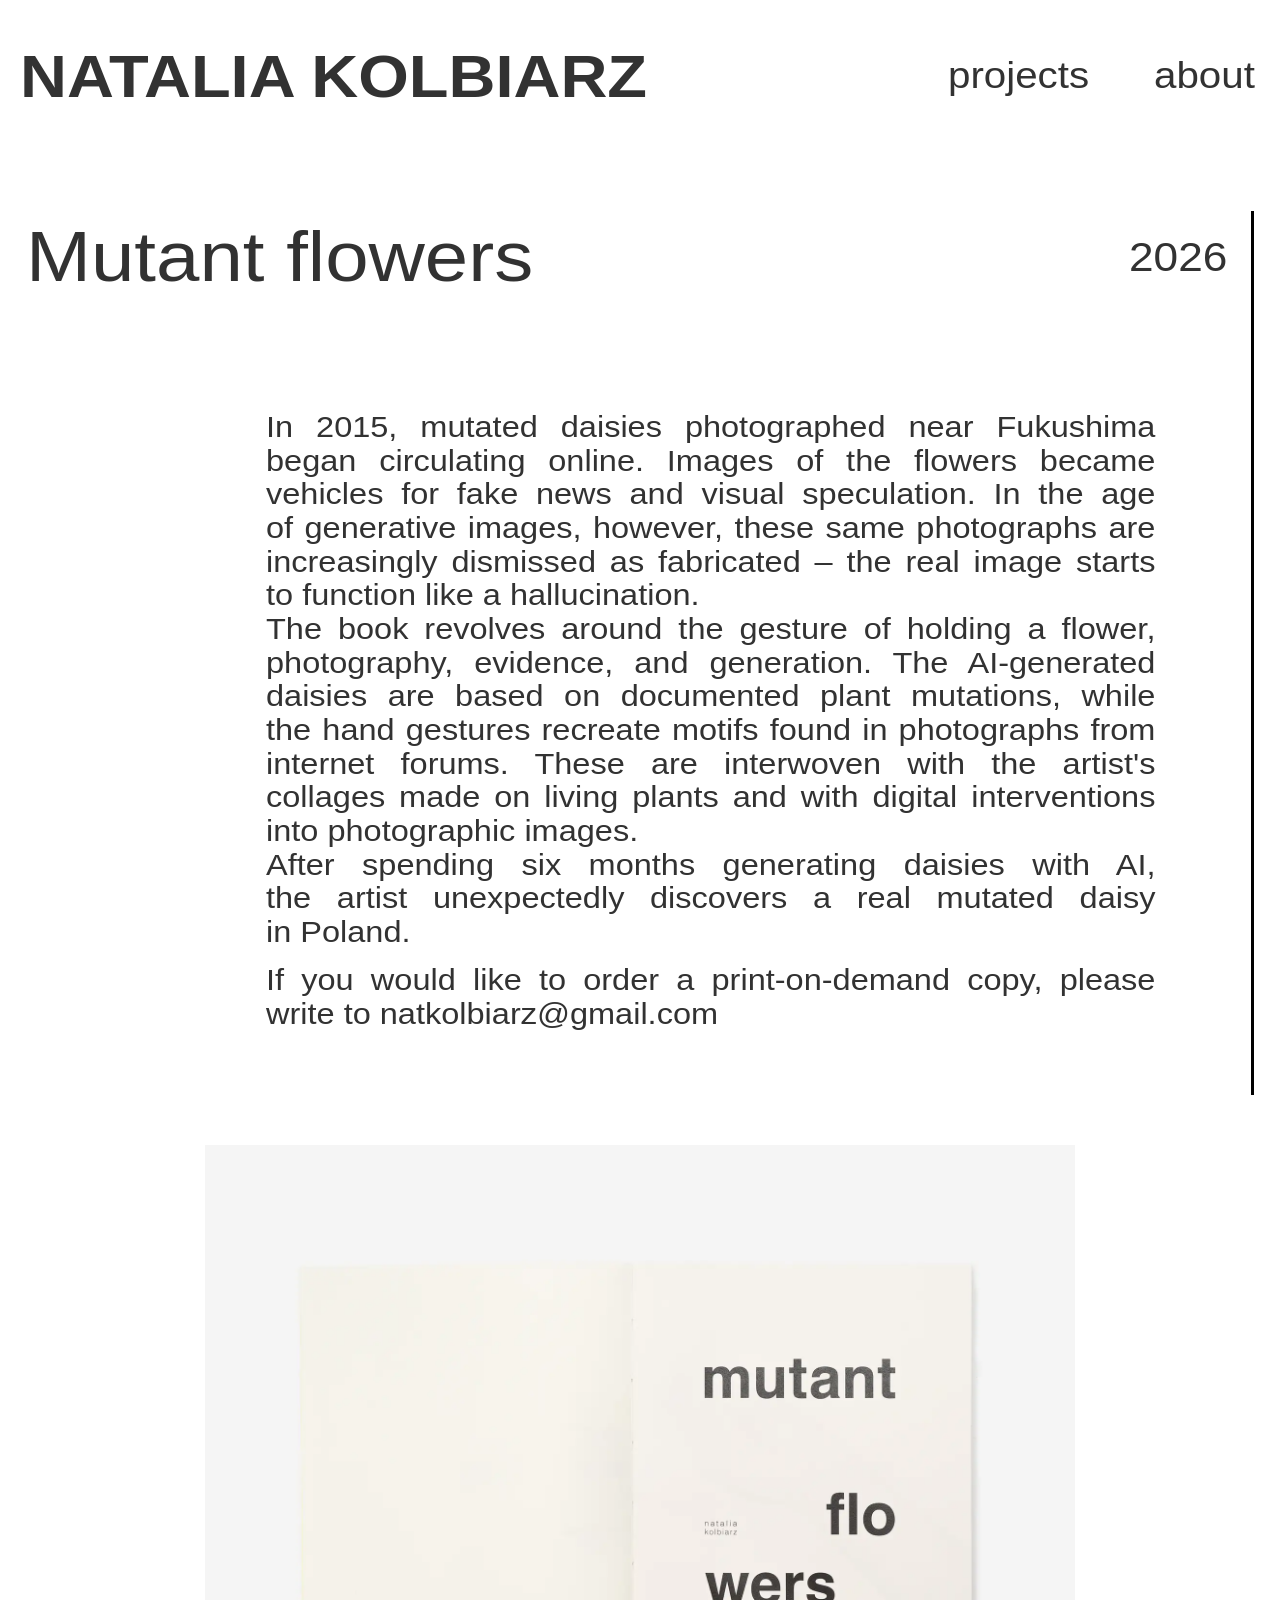
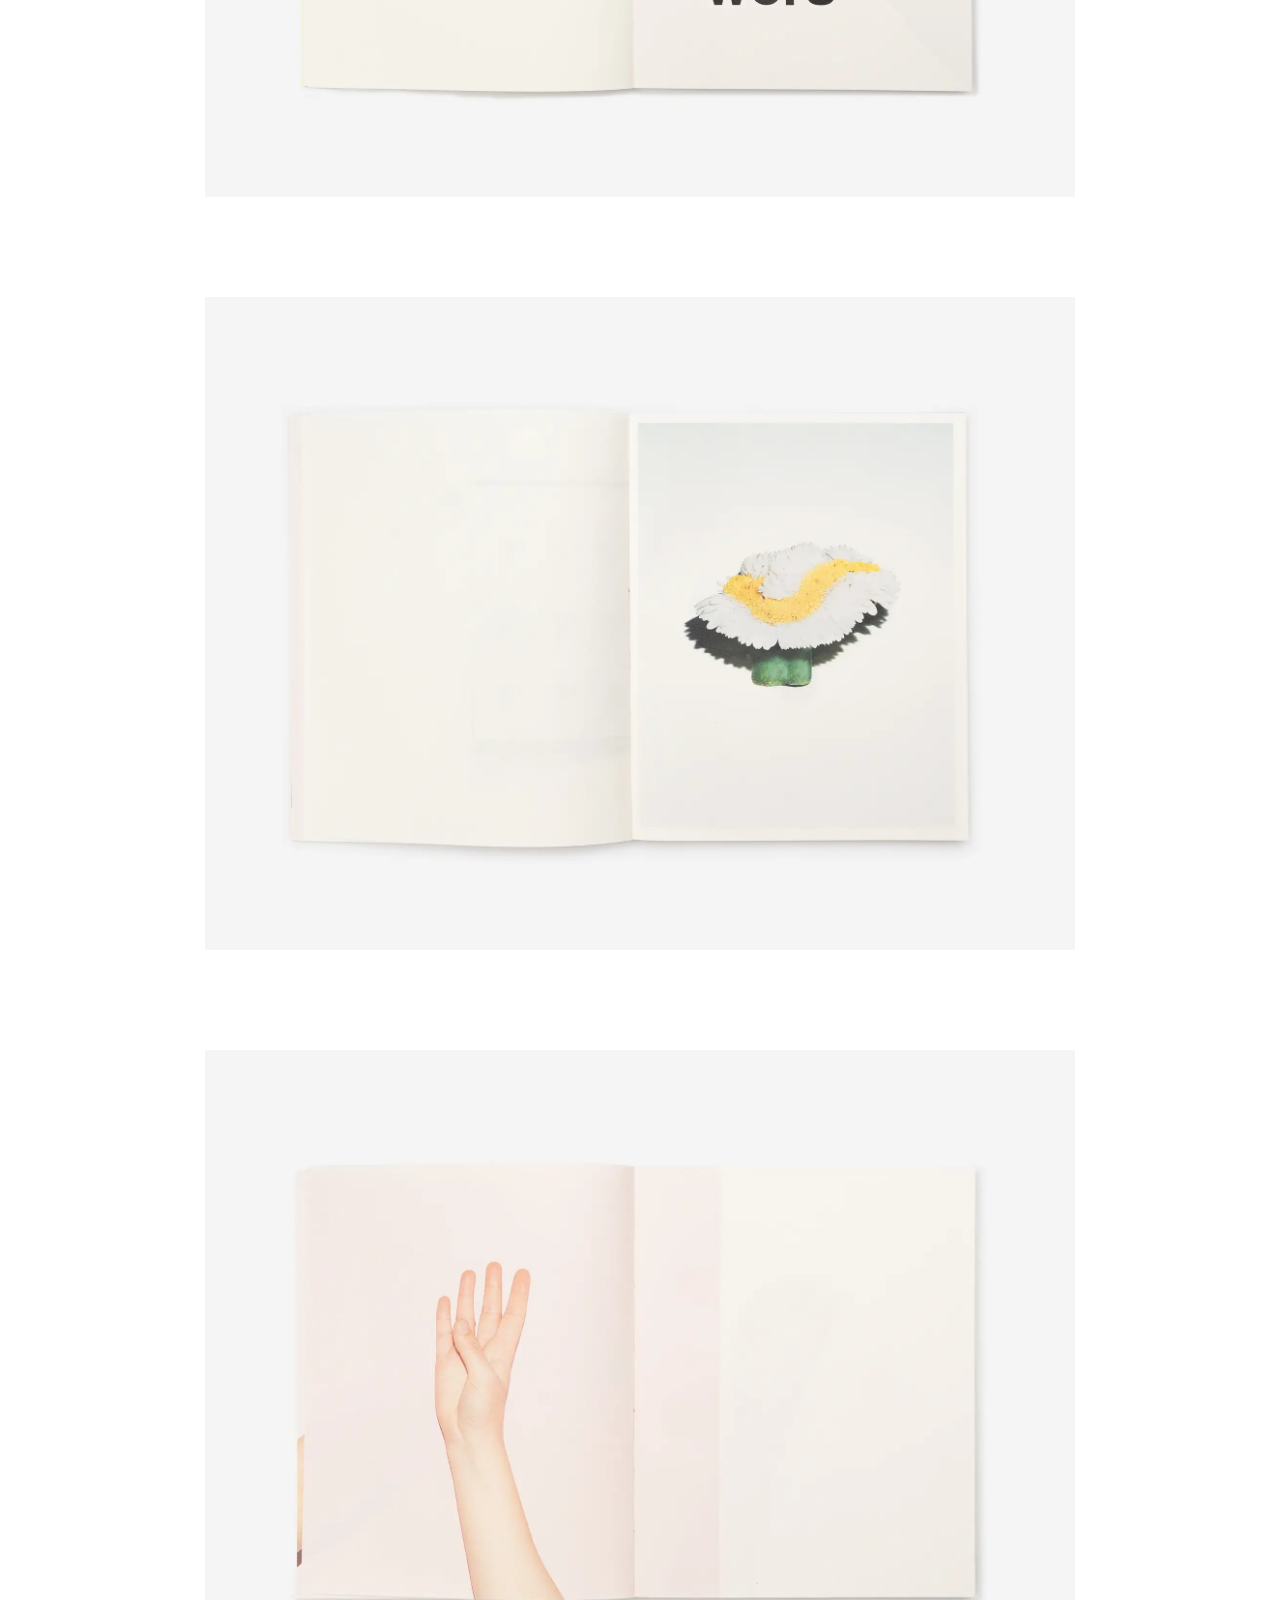
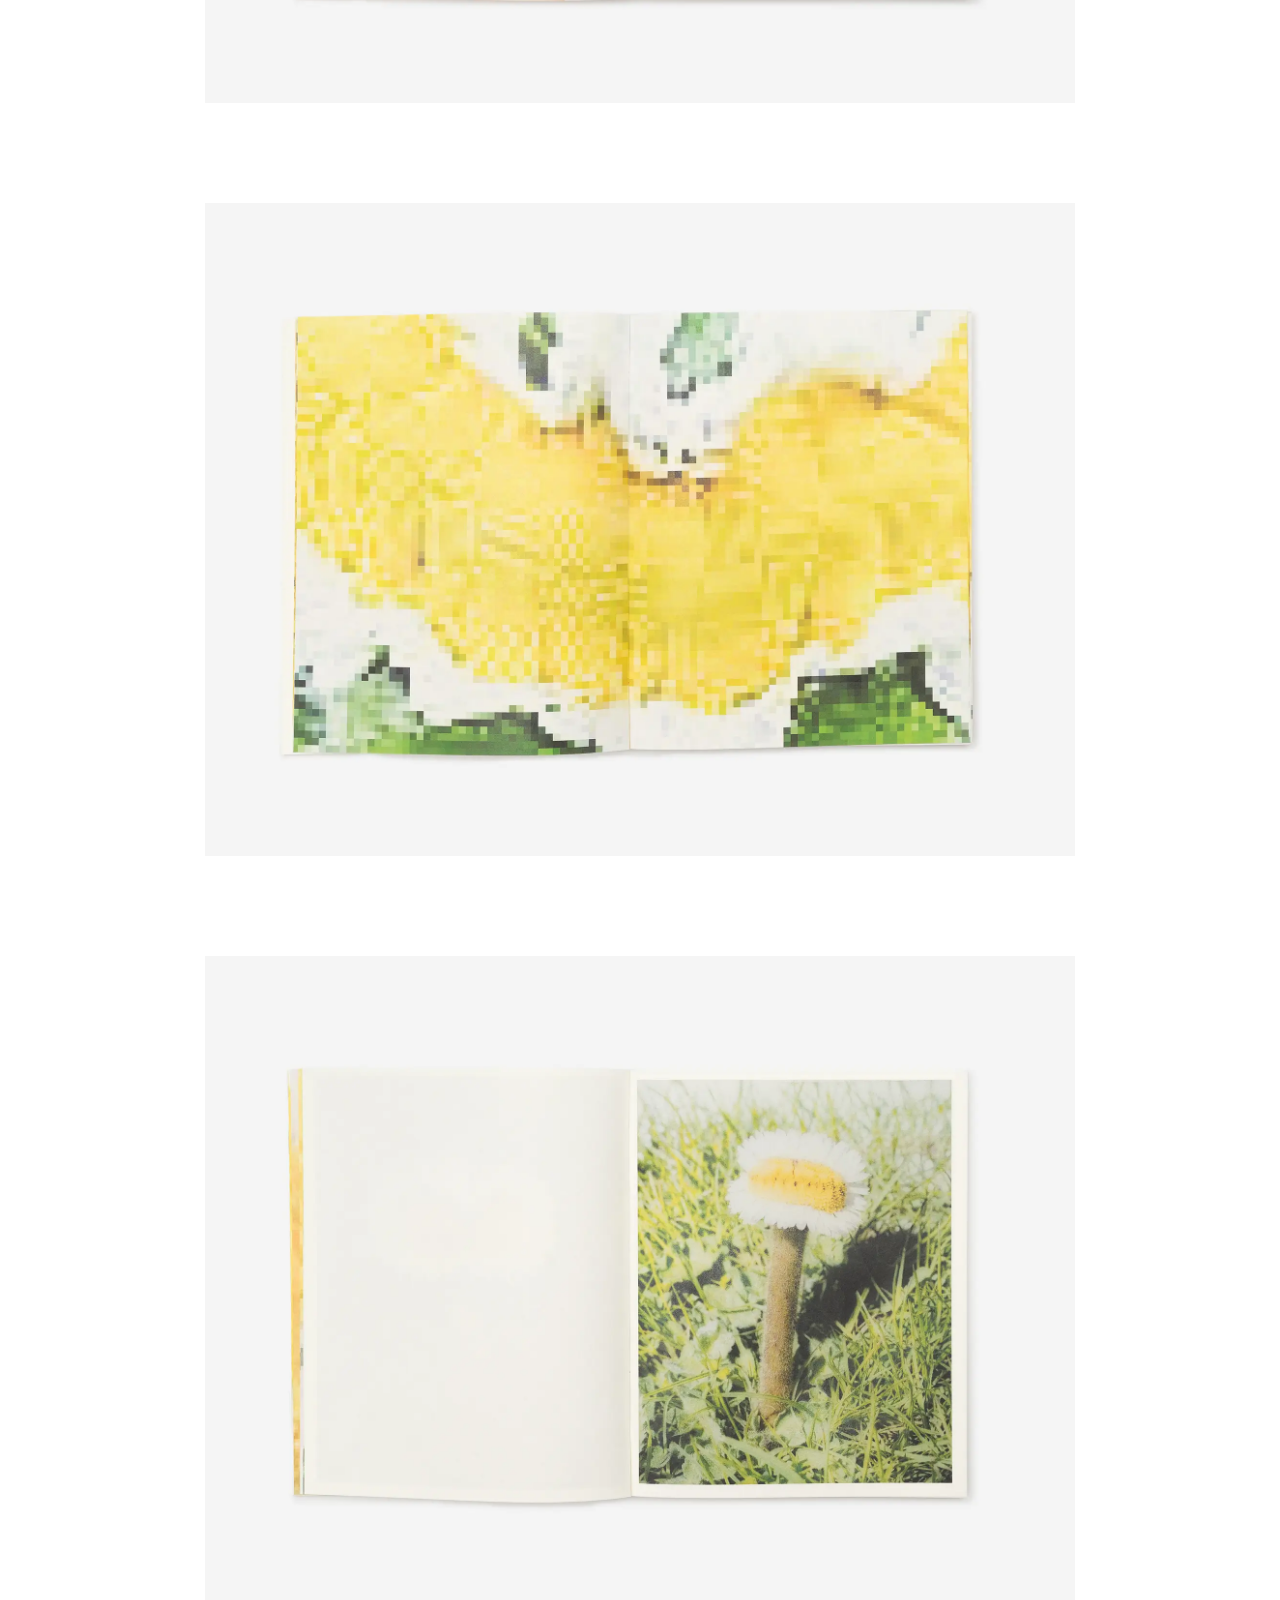
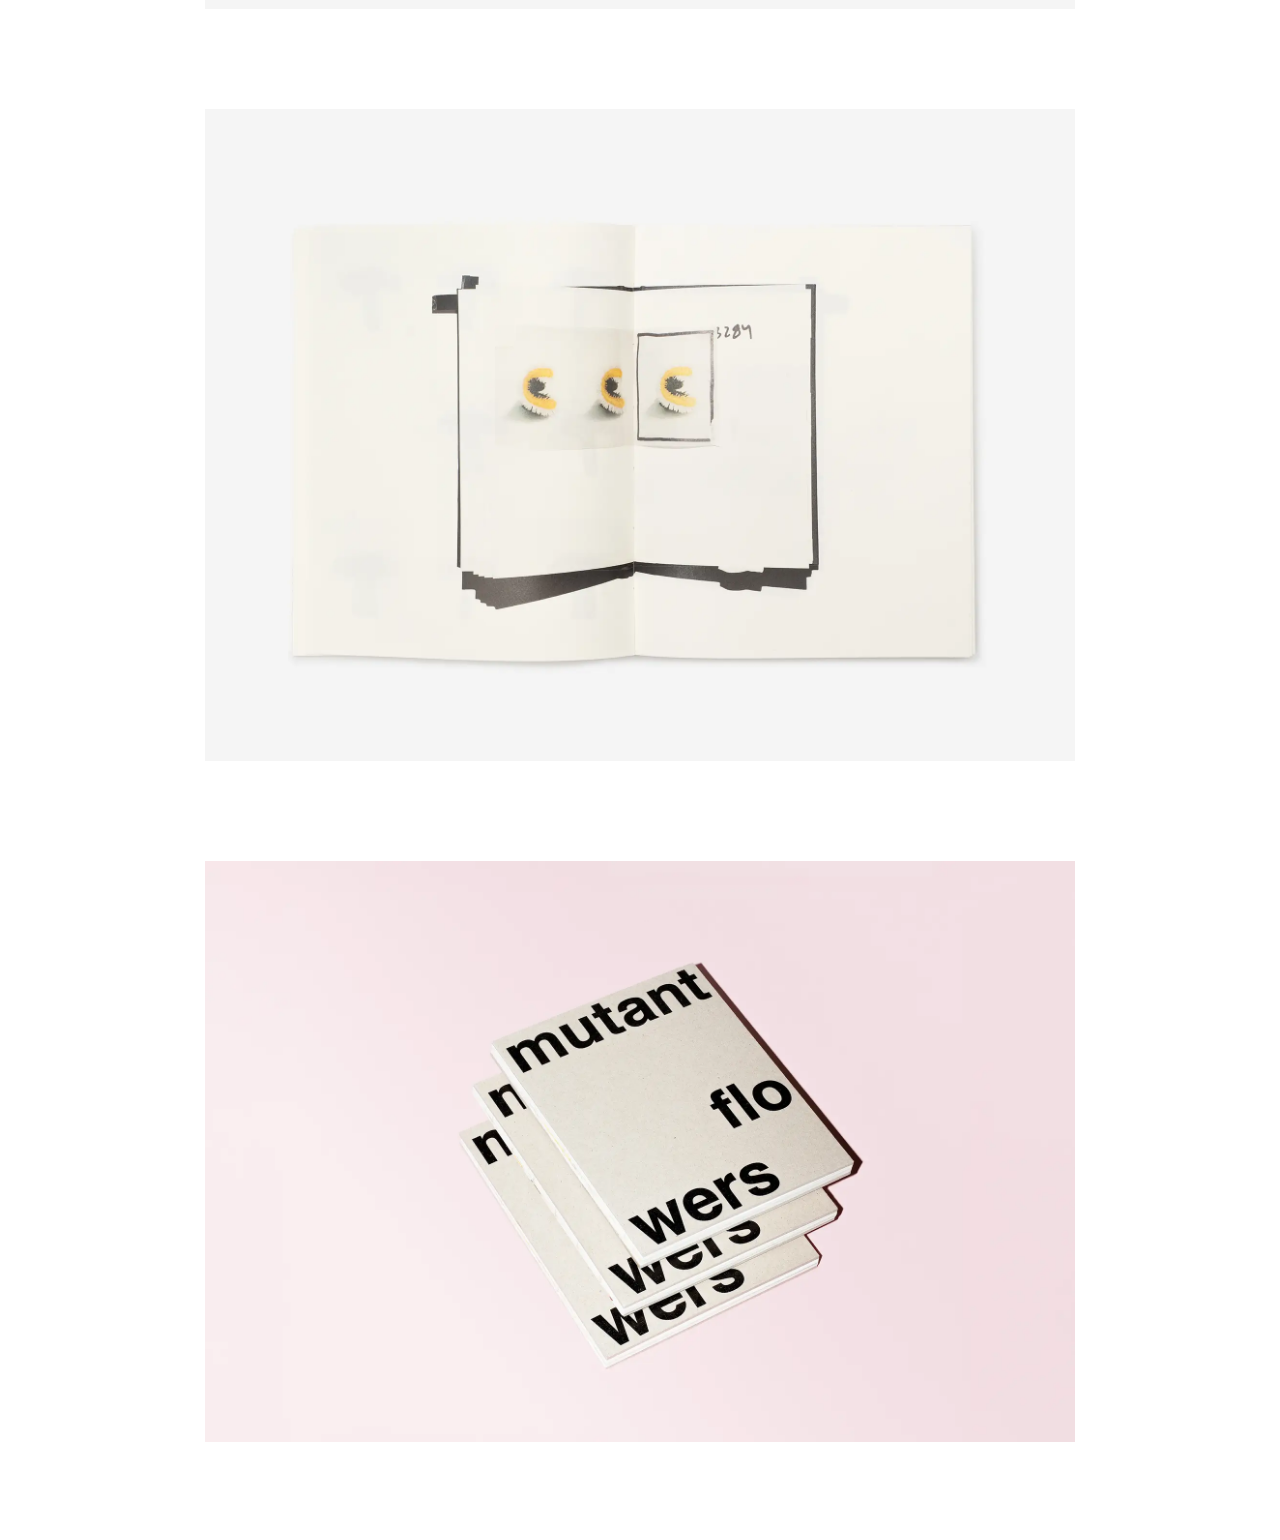
<file: projects/mutant_flowers/index.html>
<!DOCTYPE html>
<html lang="en">

<head>
    <meta charset="UTF-8">
    <meta http-equiv="X-UA-Compatible" content="IE=edge">
    <meta name="viewport" content="width=device-width, initial-scale=1.0">
    <meta name="description" content="photographer | visual artist">
    <link rel="icon" type="image/x-icon" href="/assets/logo.jpg">
    <link rel="preload" href="/assets/bf8103417c630e980ef88fa94423579f.woff2">
    <link rel="preload" href="/assets/fonts/HelveticaNeueBold.otf">
    <link rel="stylesheet" href="/assets/index.d70521a2.css">
    <title>Natalia Kolbiarz - mutant flowers</title>
    <script src="/assets/main.51610cf7.js" defer></script>
</head>

<body>
    <custom-heading></custom-heading>
    <div class="content">
        <div id="project-2" class="project-4 project-2 project-5">
            <div class="border-right">

                <div class="projects-title deliver">
                    <span class="deliver-title">
                        Mutant flowers
                    </span>
                    <span class="deliver-title-date">
                        2026
                    </span>
                </div>
                <div class="deliver-description">
                    <span class="description-text">
In&nbsp;2015, mutated daisies photographed near Fukushima began circulating online. Images of&nbsp;the flowers became vehicles for&nbsp;fake news and&nbsp;visual speculation. In&nbsp;the age of&nbsp;generative images, however, these same photographs are increasingly dismissed as&nbsp;fabricated – the&nbsp;real image starts to&nbsp;function like a&nbsp;hallucination.<br>


The&nbsp;book revolves around the&nbsp;gesture of&nbsp;holding a&nbsp;flower, photography, evidence, and&nbsp;generation. The&nbsp;AI-generated daisies are based on&nbsp;documented plant mutations, while the&nbsp;hand gestures recreate motifs found in&nbsp;photographs from internet forums. These are interwoven with the&nbsp;artist's collages made on&nbsp;living plants and&nbsp;with digital interventions into photographic images.<br>

After spending six months generating daisies with AI, the&nbsp;artist unexpectedly discovers a&nbsp;real mutated daisy in&nbsp;Poland.
              <br>
              <p style="margin-top:16px;">
              If you would like to order a&nbsp;print-on-demand copy, please write to <a class="about-email" href="mailto:natkolbiarz@gmail.com">natkolbiarz@gmail.com</a>
              </p>
                    </span>
                </div>
            </div>


            <div class="deliver-photos">
                <div class="photos-row">
                    <img src="/assets/mutant_flowers/1_Natalia Kolbiarz_mutant flowers.84525694.webp">
                </div>
                <div class="photos-row">
                    <img src="/assets/mutant_flowers/2_Natalia Kolbiarz_mutant flowers.39ac73b5.webp">
                </div>
                <div class="photos-row">
                    <img src="/assets/mutant_flowers/3_Natalia Kolbiarz_mutant flowers.90c32cec.webp">
                </div>
                <div class="photos-row">
                    <img src="/assets/mutant_flowers/4_Natalia Kolbiarz_mutant flowers.2cd3327b.webp">
                </div>
                <div class="photos-row">
                    <img src="/assets/mutant_flowers/5_Natalia Kolbiarz_mutant flowers.68c8fbc1.webp">
                </div>
                <div class="photos-row">
                    <img src="/assets/mutant_flowers/6_Natalia Kolbiarz_mutant flowers.7e7bc9cd.webp">
                </div>
                <div class="photos-row">
                    <img src="/assets/mutant_flowers/7_Natalia Kolbiarz_mutant flowers.2f1e3feb.webp">
                </div>
            </div>
        </div>
    </div>
    <arrow-up></arrow-up>



</body>

</html>
</file>
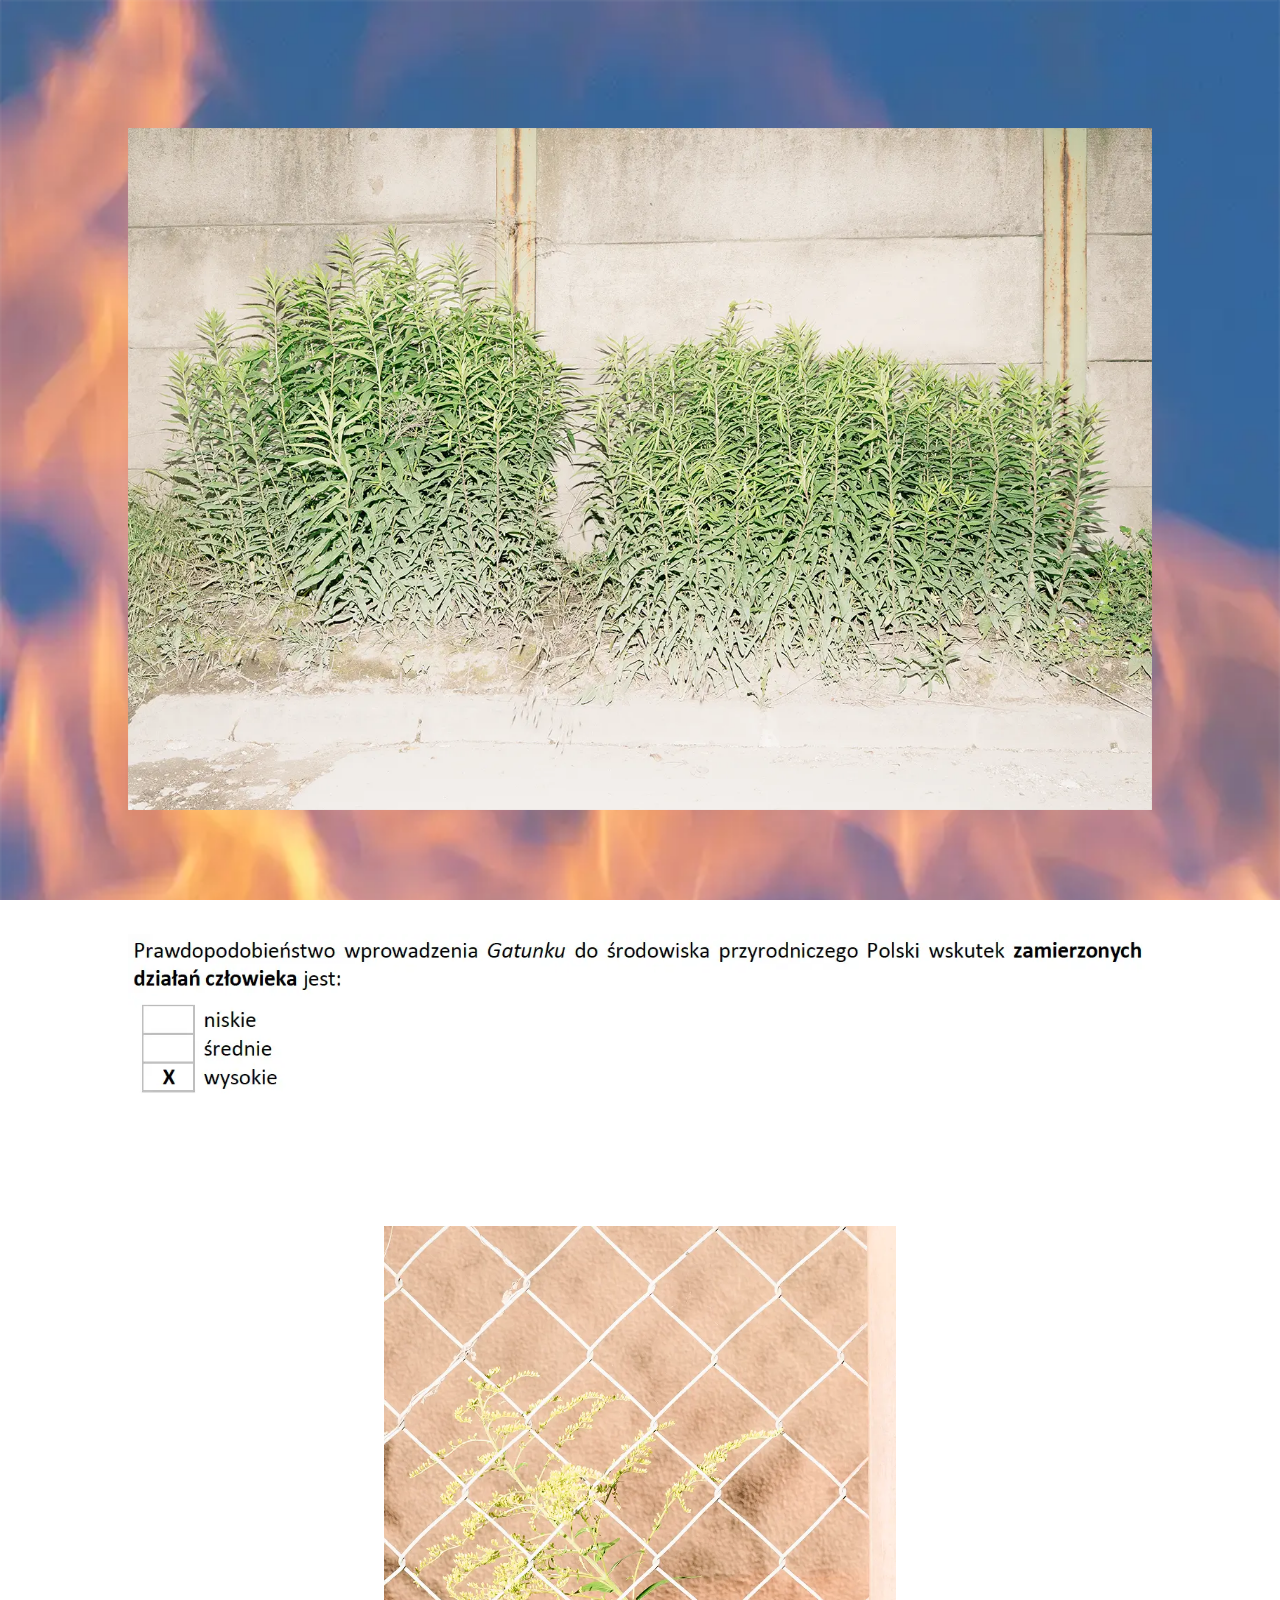
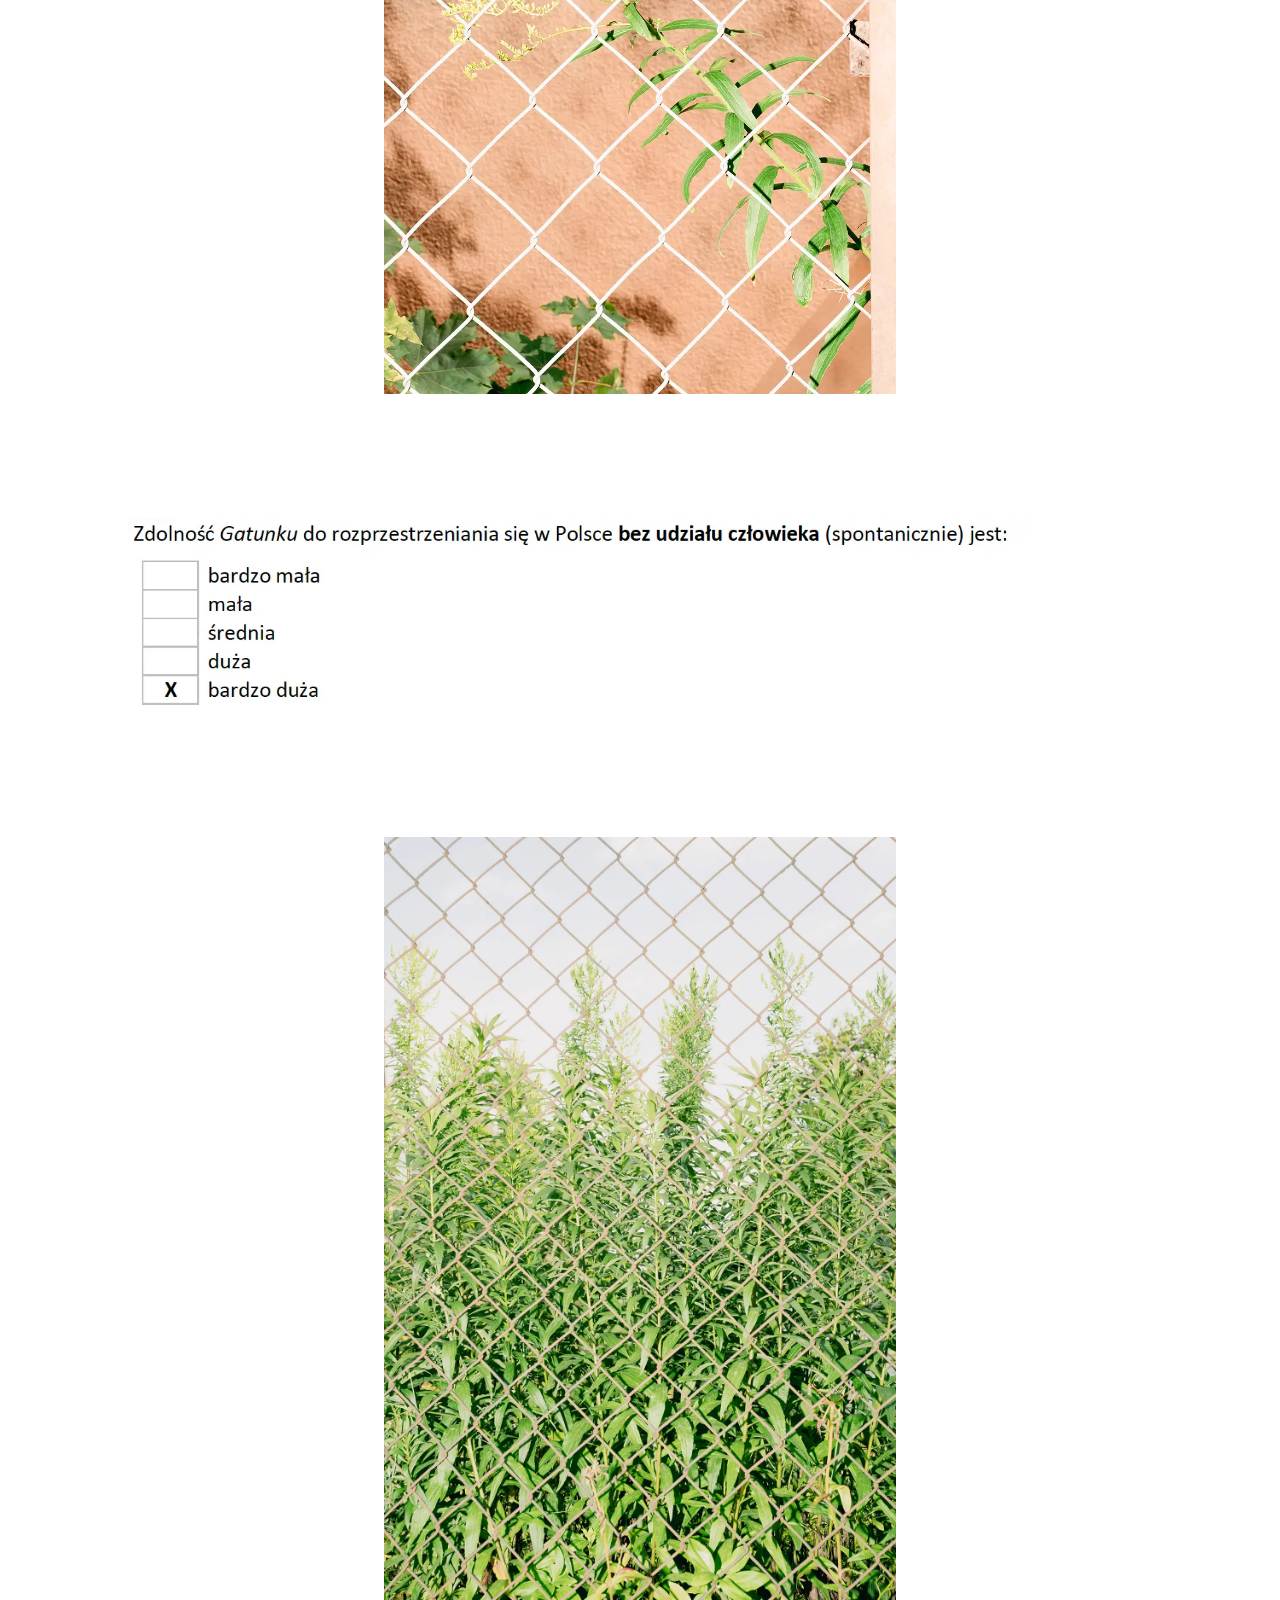
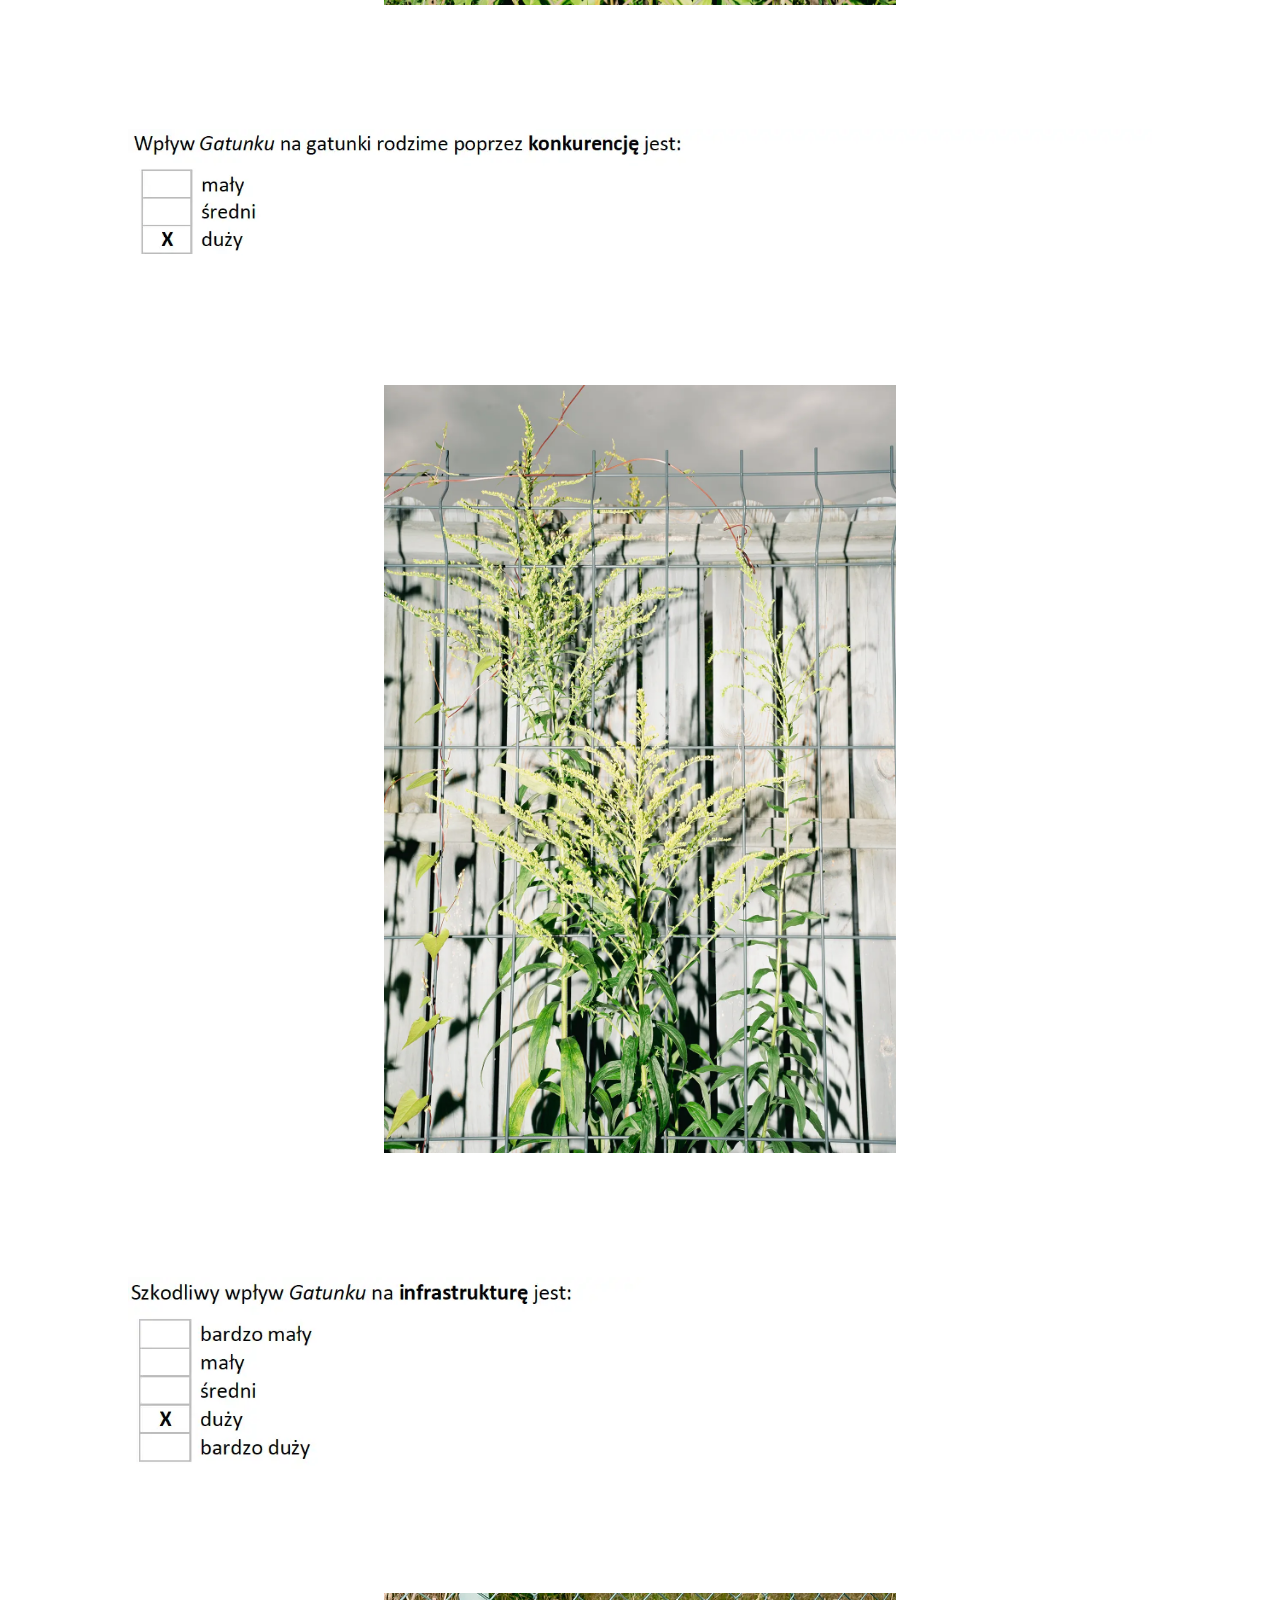
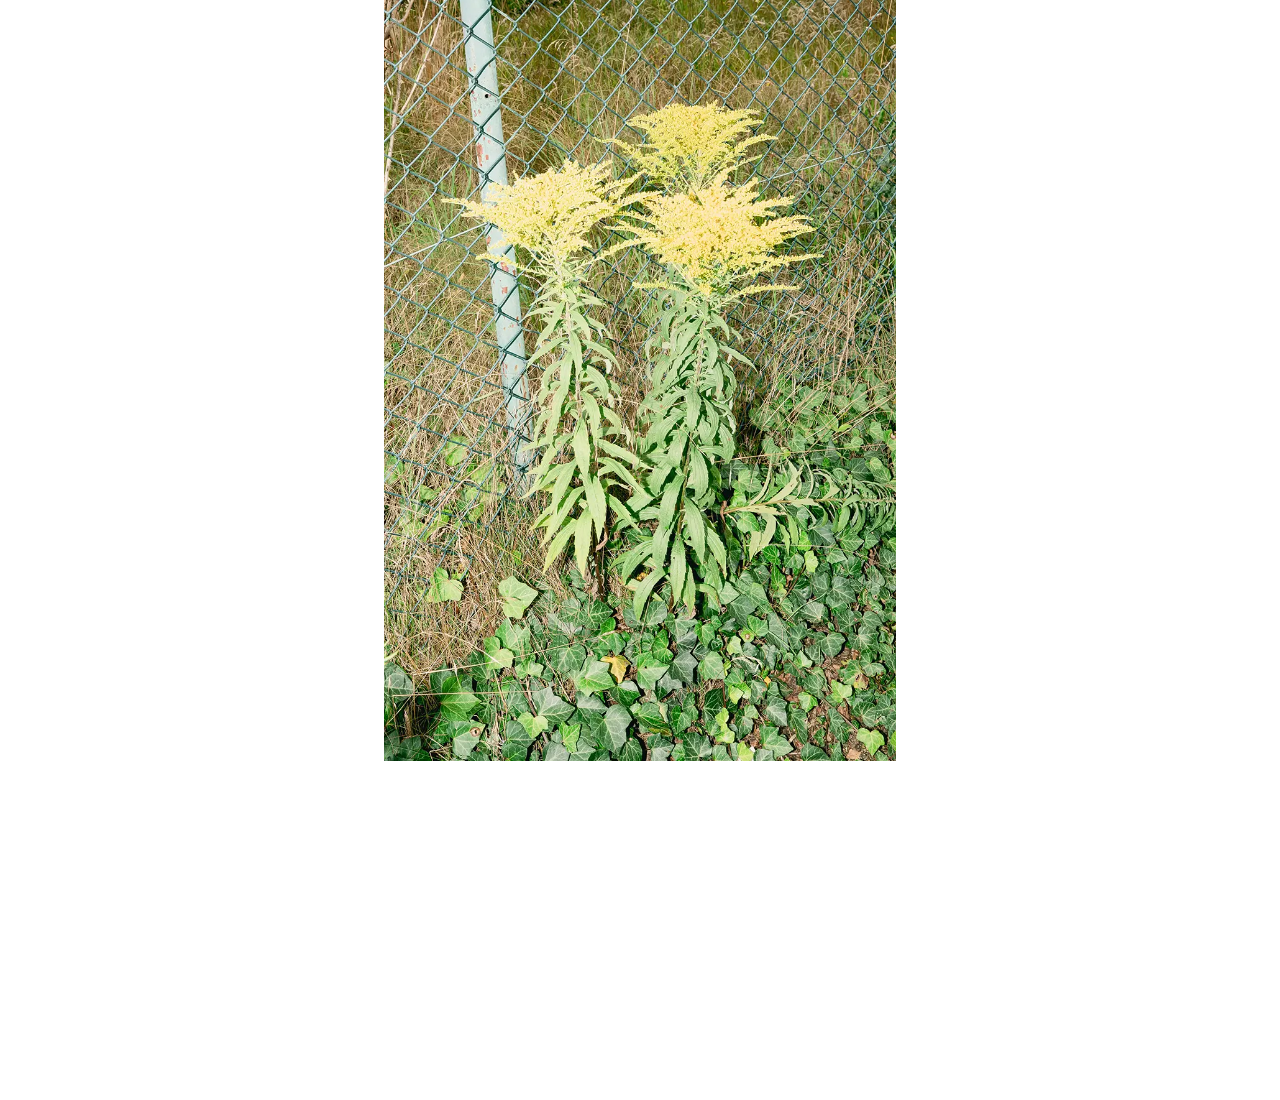
<file: projects/solidago/index.html>
<!DOCTYPE html>
<html lang="en">

<head>
    <meta charset="UTF-8">
    <meta http-equiv="X-UA-Compatible" content="IE=edge">
    <meta name="viewport" content="width=device-width, initial-scale=1.0">
    <meta name="description" content="photographer | visual artist">
    <link rel="icon" type="image/x-icon" href="/assets/logo.jpg">
    <link rel="preload" href="/assets/bf8103417c630e980ef88fa94423579f.woff2">
    <link rel="stylesheet" href="/assets/index.d70521a2.css">
    <title>Natalia Kolbiarz - Solidago</title>
    <script src="/assets/main.51610cf7.js" defer></script>
</head>

<style>
    html {
        position: relative;
    }

    .solidago_wrapper {
        display: flex;
        flex-direction: column;
        padding: 10vw;
        gap: 16px;
    }

    .solidago_background {
        position: fixed;
        top: 0;
        bottom: 0;
        left: 0;
        right: 0;
        z-index: -1;
        background-image: url("/assets/solidago/natalia_kolbiarz_solidago_6.52853a69.webp");
        background-size: 100vw auto;
        background-repeat: no-repeat;
    }

    .anchor_section {
        display: flex;
    }

    @media screen and (min-width: 768px) {
        .solidago_wrapper {
            gap: 124px;
        }

        .image_thin {
            width: 50%;
            height: auto;
            margin: 0 auto;
        }
    }

    .page_anchor {
        font-size: 1.5rem;
        margin: 32px auto;
        color: white;
    }
</style>

<body>
    <div class="solidago_background">

    </div>
    <div class="solidago_wrapper">
        <img src="/assets/solidago/natalia_kolbiarz_solidago_1.5b644ea9.webp" alt="">
        <img src="/assets/solidago/natalia_kolbiarz_solidago_7.0bdea218.webp" alt="">
        <img class="image_thin" src="/assets/solidago/natalia_kolbiarz_solidago_3.c678d17d.webp" alt="">
        <img src="/assets/solidago/natalia_kolbiarz_solidago_8.dca0aee7.webp" alt="">
        <img class="image_thin" src="/assets/solidago/natalia_kolbiarz_solidago_2.41c4aa0f.webp" alt="">
        <img src="/assets/solidago/natalia_kolbiarz_solidago_9.2f8f8255.webp" alt="">
        <img class="image_thin" src="/assets/solidago/natalia_kolbiarz_solidago_4.32e35007.webp" alt="">
        <img src="/assets/solidago/natalia_kolbiarz_solidago_10.9f142758.webp" alt="">
        <img class="image_thin" src="/assets/solidago/natalia_kolbiarz_solidago_5.496103df.webp" alt="">

        <section class="anchor_section">
            <a class="page_anchor" href="https://nataliakolbiarz.com">nataliakolbiarz.com</a>
        </section>
    </div>
</body>

</html>
</file>
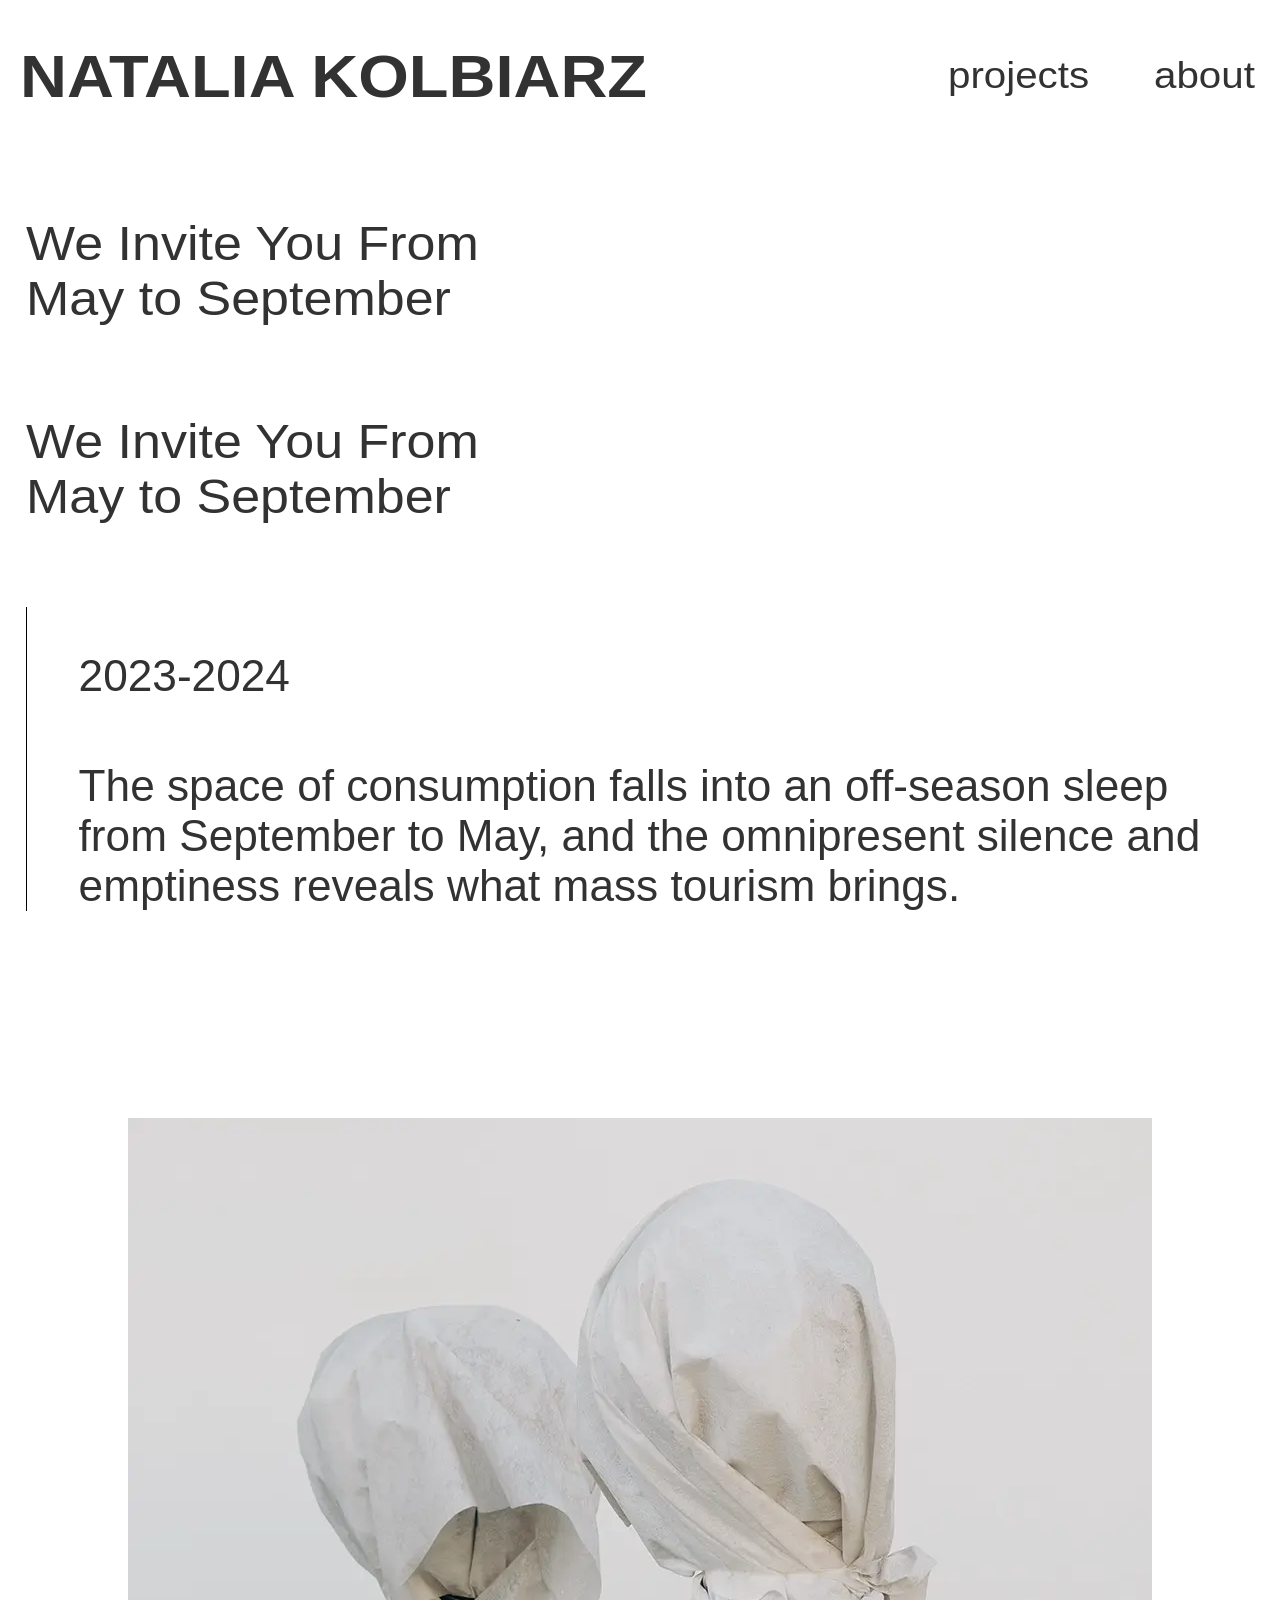
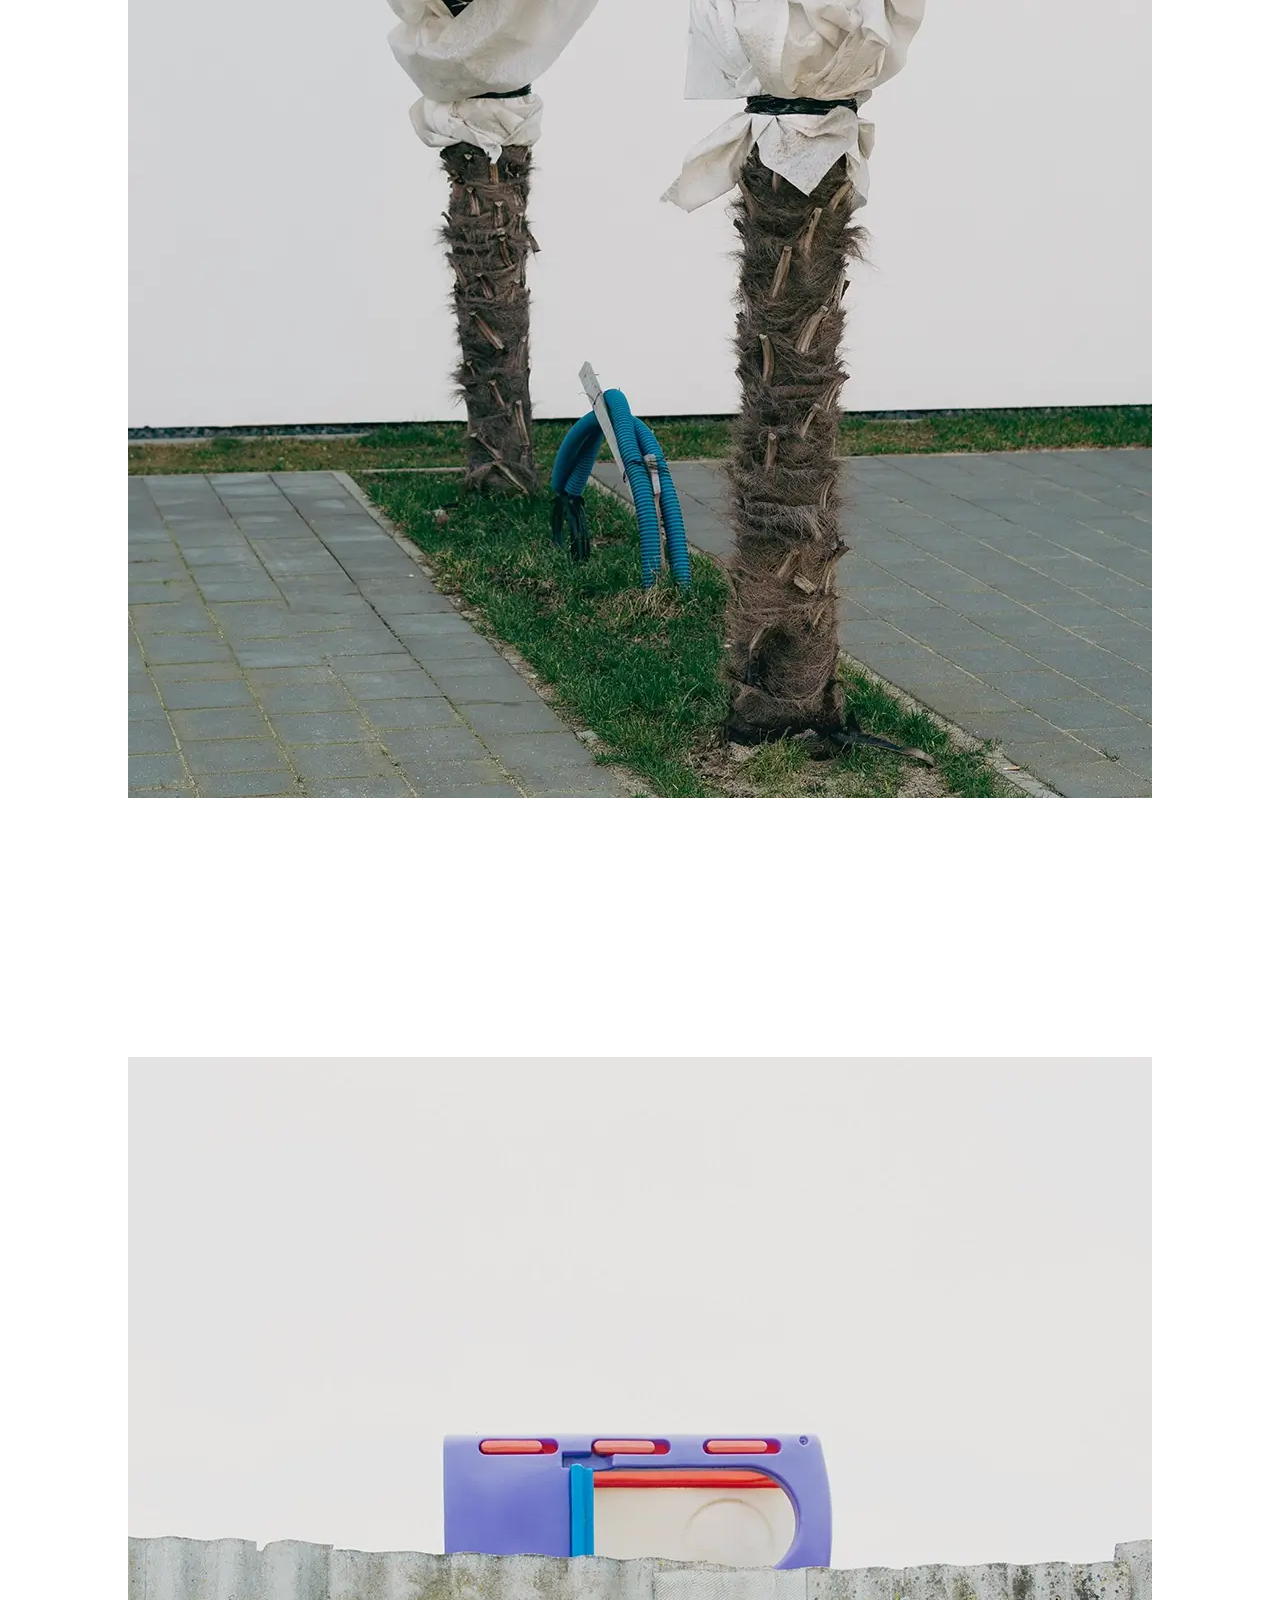
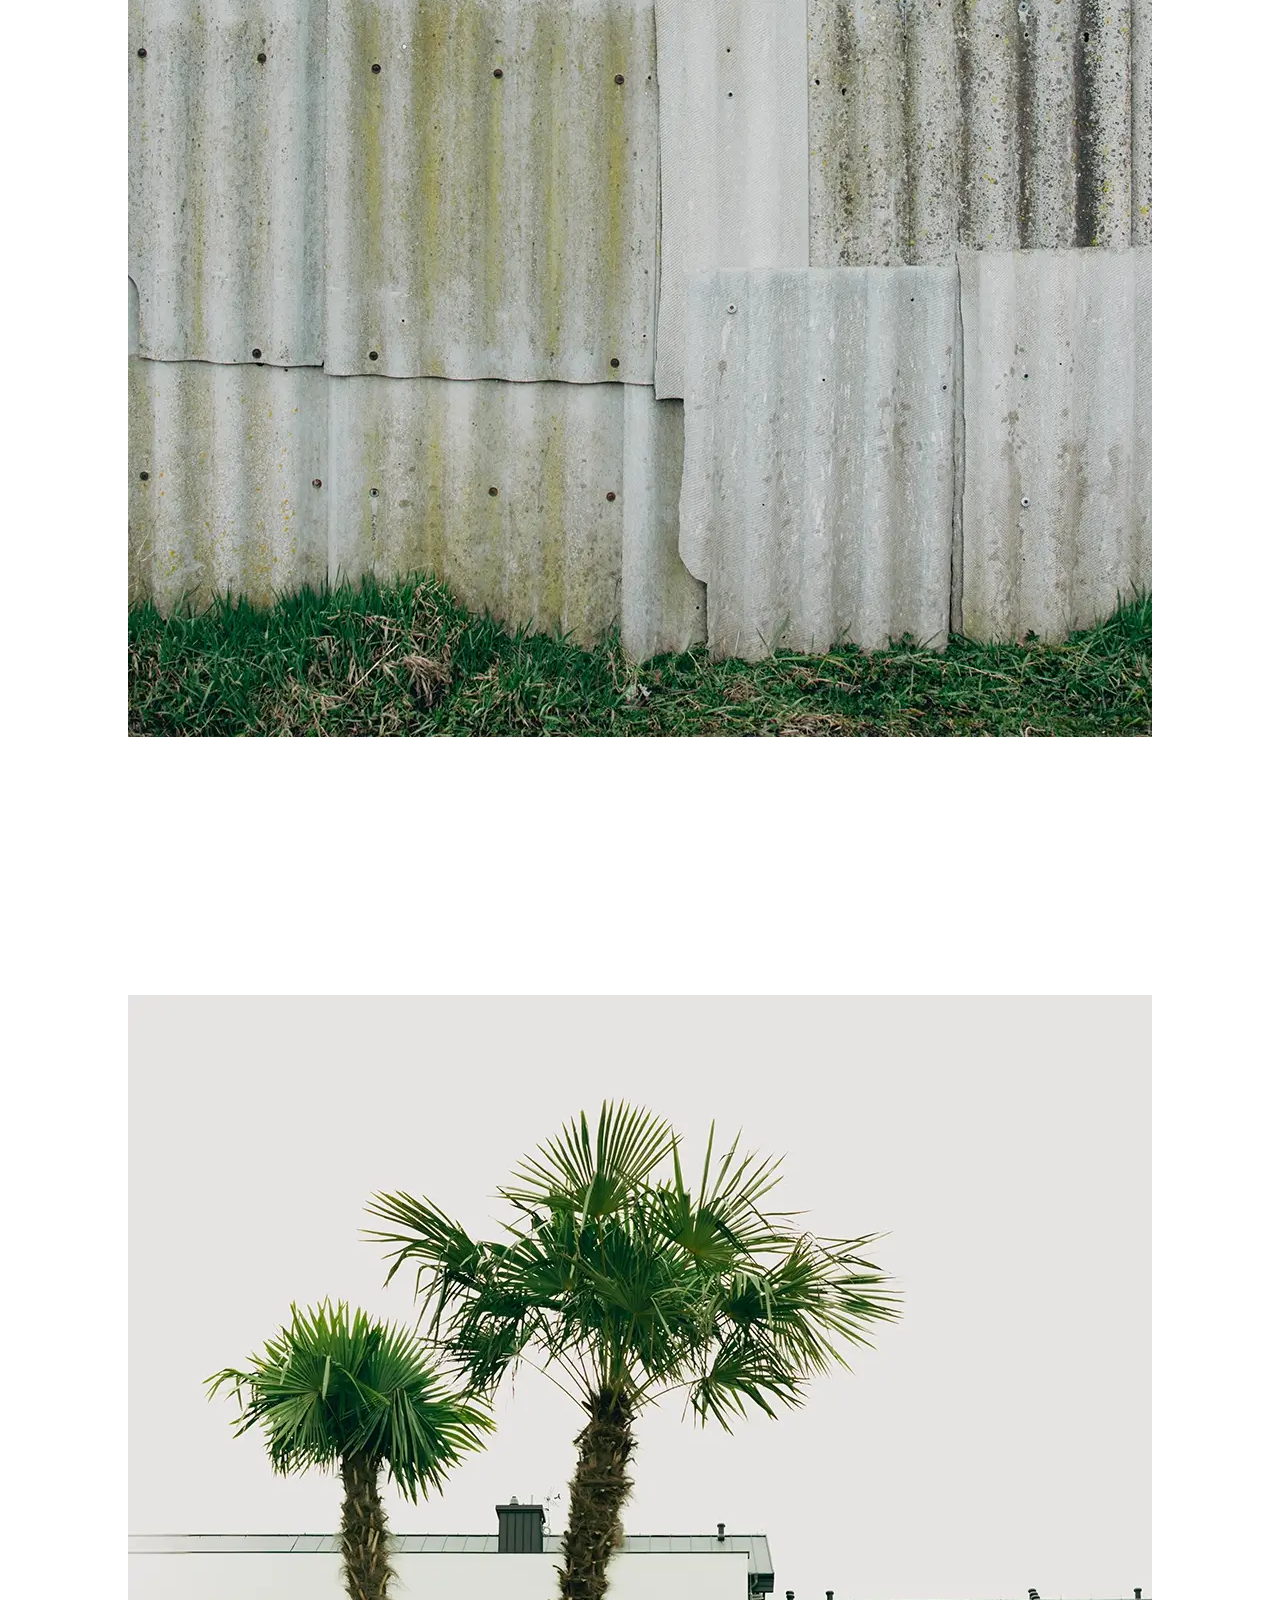
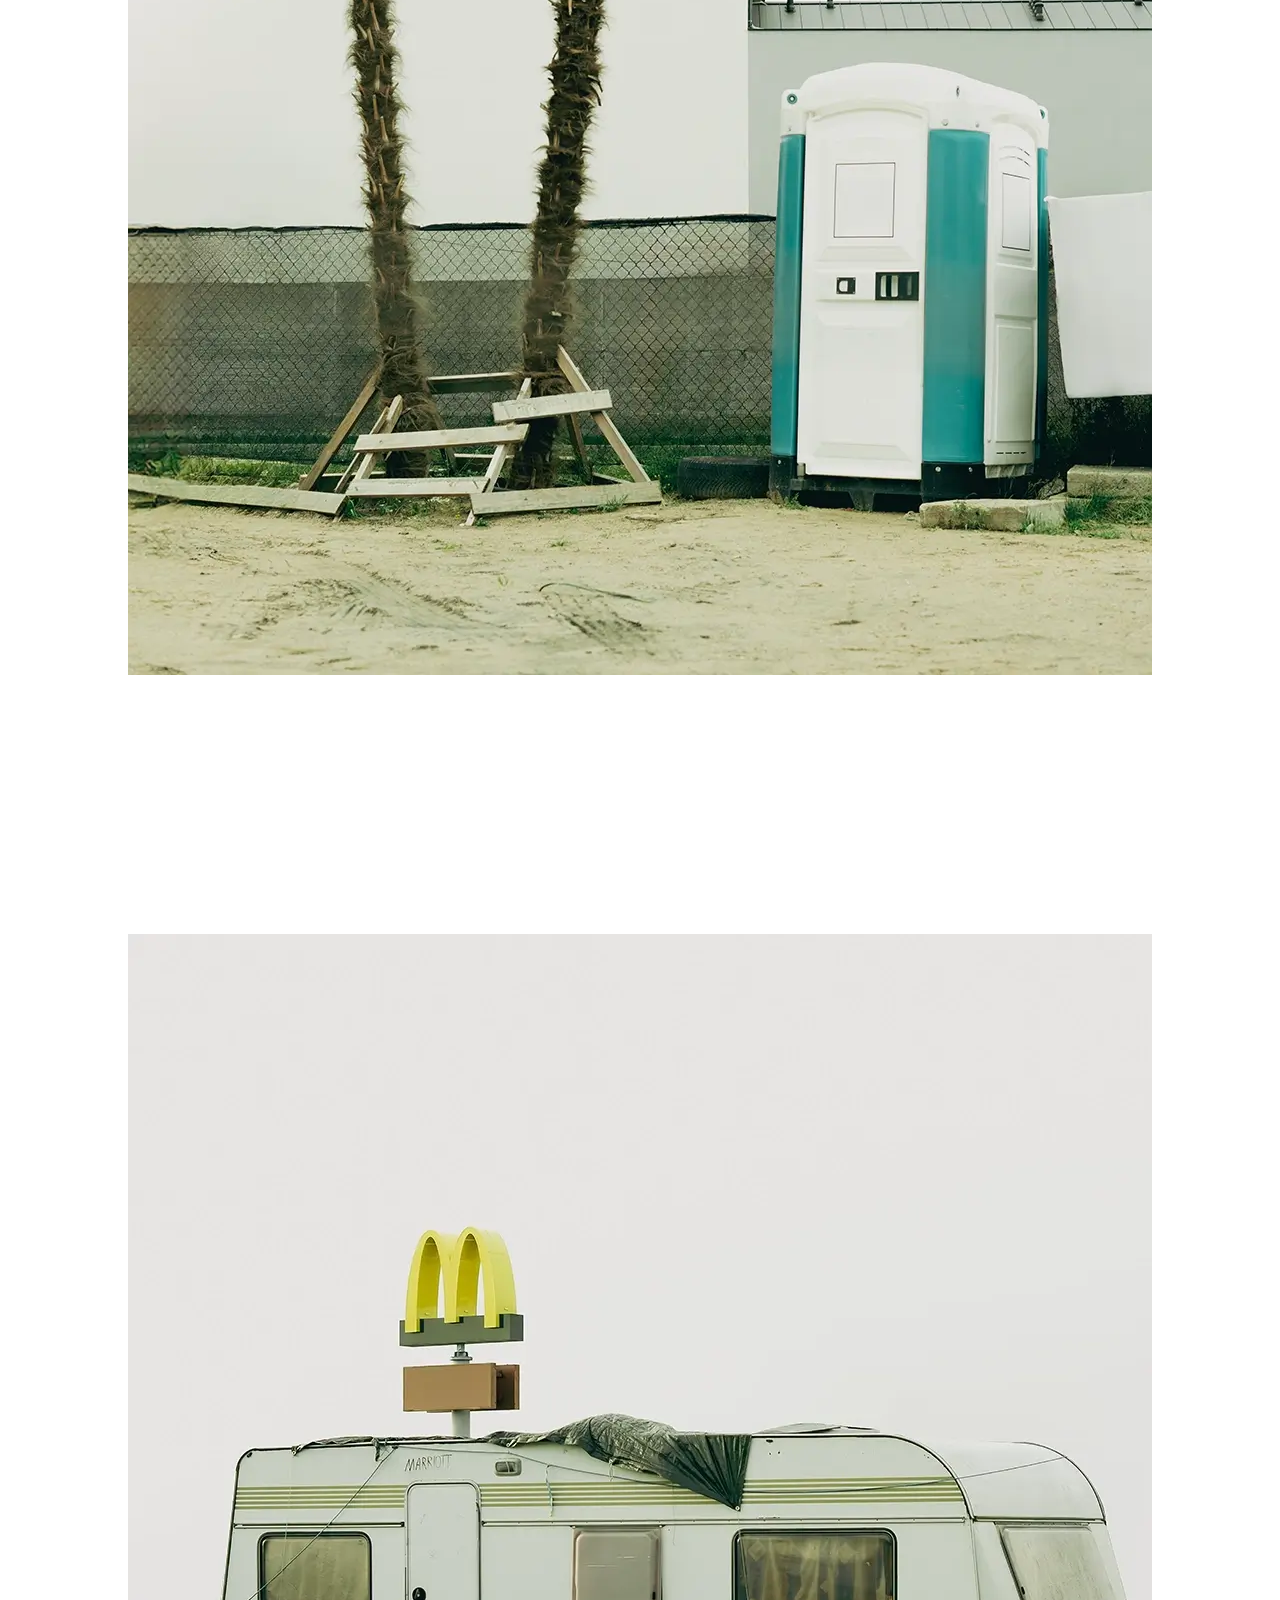
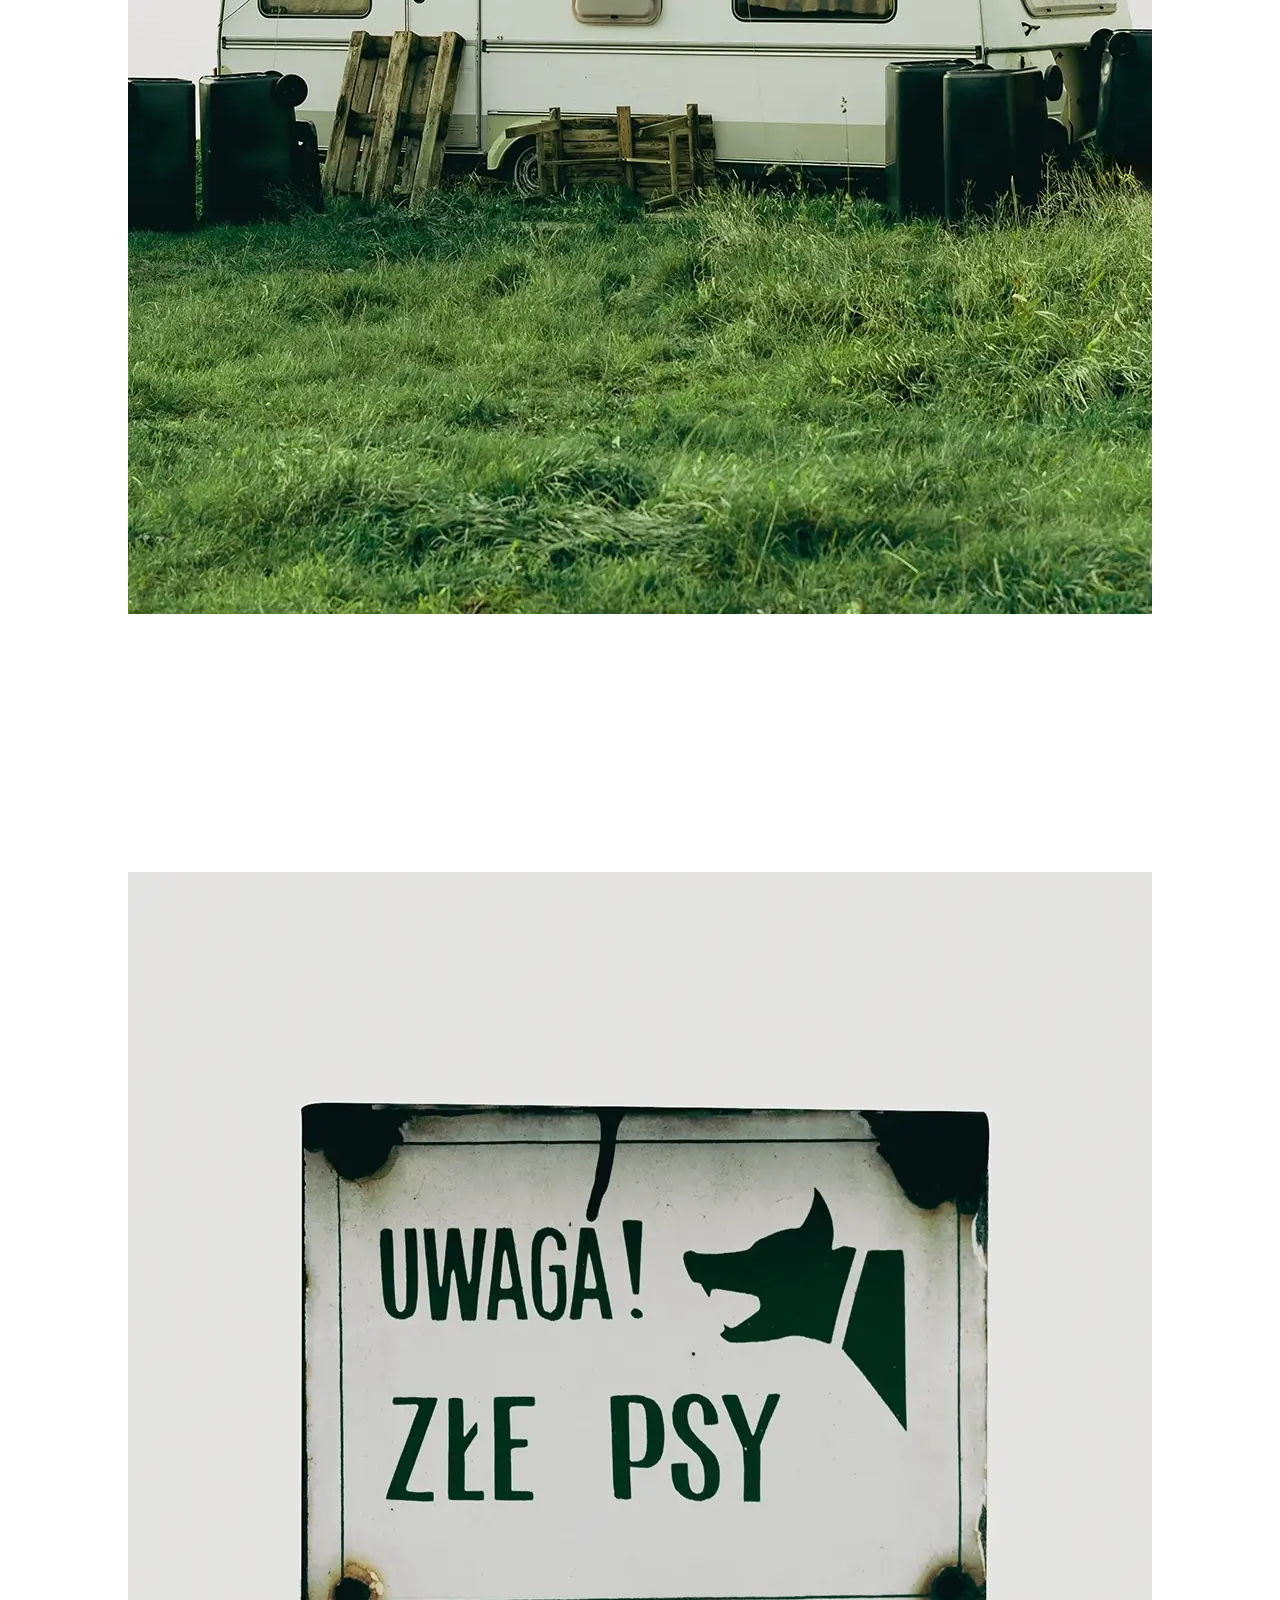
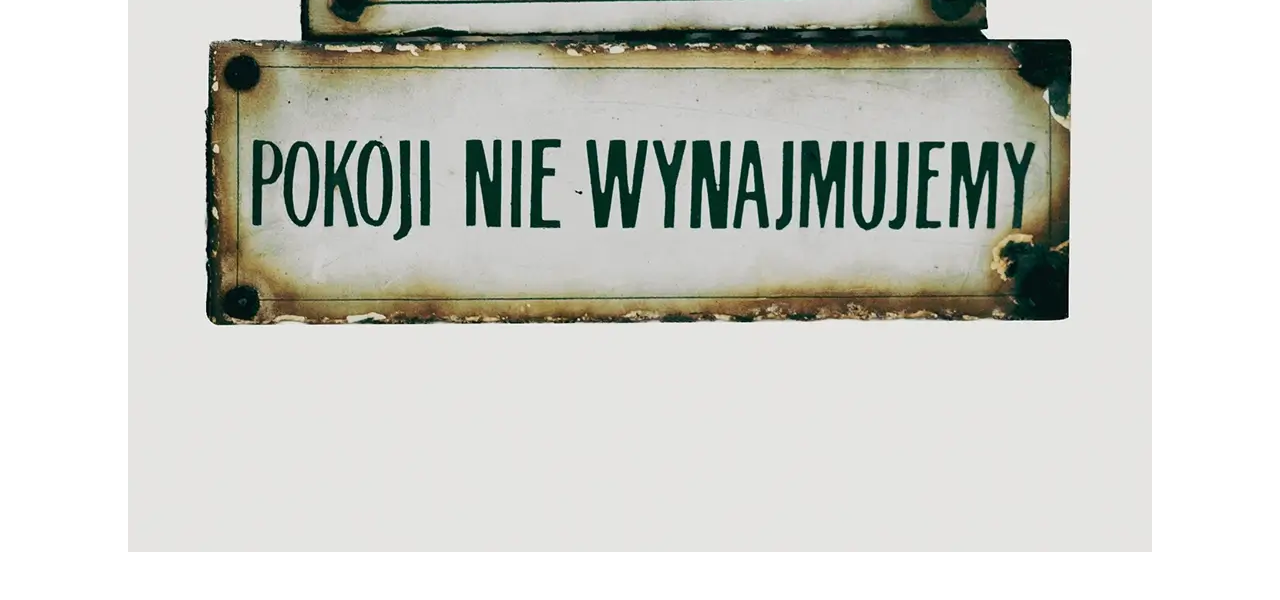
<file: projects/weinviteyou/index.html>
<!DOCTYPE html>
<html lang="en">

<head>
    <meta charset="UTF-8">
    <meta http-equiv="X-UA-Compatible" content="IE=edge">
    <meta name="viewport" content="width=device-width, initial-scale=1.0">
    <meta name="description" content="photographer | visual artist">
    <link rel="icon" type="image/x-icon" href="/assets/logo.jpg">
    <link rel="preload" href="/assets/bf8103417c630e980ef88fa94423579f.woff2">
    <link rel="preload" href="/assets/fonts/HelveticaNeueBold.otf">
    <link rel="stylesheet" href="/assets/index.d70521a2.css">
    <title>Natalia Kolbiarz - we invite you</title>
    <script src="/assets/main.51610cf7.js" defer></script>
</head>

<body>
    <custom-heading></custom-heading>
    <div class="content">

        <div id="project-1" class="project-1">
            <span class="projects-title desktop">
                <p>
                    We Invite You From
                </p>
                <p>
                    May to September
                </p>
            </span>
            <span class="projects-title mobile">
                <p>
                    We Invite You From May to September
                </p>
            </span>
            <div class="description-questions-container">
                <p class="project-date">2023-2024</p>
                <span class="project-description">
                    The space of consumption falls into an off-season sleep from
                    September to May, and the omnipresent silence and emptiness
                    reveals what mass tourism brings.
                </span>
            </div>
            <div class="project-photos">
                <img src="/assets/weinviteyou/3_3_Kolbiarz.66f855a6.webp" alt="">
                <img src="/assets/weinviteyou/10_10_Kolbiarz.2de17275.webp" alt="">
                <img src="/assets/weinviteyou/6_6_Kolbiarz.7615f551.webp" alt="">
                <img src="/assets/weinviteyou/1_1_Kolbiarz.23213080.webp" alt="">
                <img src="/assets/weinviteyou/2_2_Kolbiarz.923cb483.webp" alt="">
            </div>
        </div>
    </div>
    </div>
    <arrow-up></arrow-up>



</body>

</html>
</file>
<file: assets/index.d70521a2.css>
@font-face{font-family:Aktiv Grotesk Ex Thin;src:url(fonts/bf8103417c630e980ef88fa94423579f.woff2) format("woff2")}@font-face{font-family:Helvetica-Bold;src:url(fonts/Helvetica-Bold.ttf) format("truetype")}@font-face{font-family:Helvetica-Thin;src:url(fonts/Helvetica-Thin.ttf) format("truetype")}*{box-sizing:border-box}html{color:#323232!important;font-family:Helvetica;font-weight:lighter;scroll-behavior:smooth}@media only screen and (max-width: 600px){html{font-size:10px}}@media only screen and (min-width: 601px){html{font-size:12px}}@media only screen and (min-width: 1200px){html{font-size:13px!important}}@media only screen and (min-width: 1900px){html{font-size:16px!important}}body{margin:0}ul{list-style:none}a{text-decoration:inherit;color:inherit;cursor:pointer}li,strong,span{transform:scaleY(.91)}strong{font-family:HelveticaNeue-Bold,Helvetica Neue Regular,Helvetica Neue,Helvetica,Arial,Lucida Grande,sans-serif;font-weight:900}li{cursor:pointer}.hidden{display:none!important}.active{text-decoration:underline}@media only screen and (max-width: 600px){.hide-sm{display:none!important}}@media only screen and (min-width: 601px){.hide-lg{display:none}}.content{padding-bottom:48px}.toolbar{padding:1rem 2vw;display:flex;align-items:center;max-width:100vw;justify-content:space-between;margin-bottom:4.5rem;font-weight:300}@media only screen and (max-width: 600px){.toolbar{padding:16px!important;margin-bottom:0!important}}.title{font-size:5rem;cursor:pointer;font-weight:700;margin-left:-6px;font-family:Helvetica}@media only screen and (max-width: 600px){.title{font-size:24px!important;margin-left:-3px!important}}.border-right{border-right:3px solid black;padding-right:24px}@media only screen and (max-width: 600px){.border-right{border-right:none!important;padding-right:0!important}}.home{display:flex;gap:24px;max-width:100vw;padding:1rem 2vw}@media only screen and (max-width: 600px){.home{flex-direction:column;gap:48px!important}}.home>picture{width:100%;display:block;position:relative}.home>picture>span{position:absolute;bottom:1rem;right:1rem;color:#323232;font-size:1rem;padding:.5rem 1rem;border-radius:4px;z-index:10}@media only screen and (max-width: 600px){.home>picture>span{font-size:.8rem;padding:.4rem .8rem;bottom:.5rem;right:.5rem}}.home>img,.home>picture>img{width:100%;height:auto;display:block;object-fit:cover}@media only screen and (max-width: 600px){.home>img,.home>picture>img{width:100%}}.desktop-nav{z-index:1}@media only screen and (max-width: 600px){.desktop-nav{display:none;z-index:1}}@media only screen and (min-width: 601px){.desktop-nav{display:none}}@media only screen and (min-width: 1200px){.desktop-nav{display:flex}}@media only screen and (min-width: 1900px){.desktop-nav{display:flex}}.desktop-nav>ul{margin:0;display:flex;gap:64px;font-size:3.1em}.mobile-nav{padding-bottom:3px}@media only screen and (max-width: 600px){.mobile-nav{display:block}}@media only screen and (min-width: 601px){.mobile-nav{display:block}}@media only screen and (min-width: 1200px){.mobile-nav{display:none}}@media only screen and (min-width: 1900px){.mobile-nav{display:none}}#navigation-mobile-container{position:fixed;inset:0;z-index:100;width:100vw;height:100vh;display:none;flex-direction:column;background-color:#ffffff67}#navigation-mobile-container.show{display:flex}.navigation-mobile-list{height:100%;width:0;margin:0 0 0 auto;padding:12px;display:flex;flex-direction:column;gap:0;background:#fff;font-size:14px;transition:width .2s}.navigation-mobile-list.show{width:60vw}.navigation-mobile-list_list{display:block;margin:0;min-width:50vw;padding:0}.list-main-element{font-size:16px}.mobile-subitem,.mobile-list-subitem{display:flex;align-items:center;gap:20px}.mobile-list-subitem{width:40vw}.mobile-list-subitem:not(:last-of-type){border-bottom:1px solid black;margin-bottom:10px;padding-bottom:.8rem}.mobile-list-subitem.about{margin-top:16px}.mobile-subitem>.nav-item-no{font-size:1.5rem}.capitalism-plants-item{align-items:center}.dropdown-item{position:relative}.dropdown-item:hover>.dropdown-list{z-index:100;opacity:1;transform:translateY(0);pointer-events:all}.dropdown-list{display:flex;flex-direction:column;position:absolute;left:-54px;padding:18px 12px 0 0;pointer-events:none;background:#ffffff4d;opacity:0;text-align:start;transform:translateY(-10%);transition:opacity .3s,transform .3s}.dropdown-list>li:not(:last-child){border-bottom:1px solid black;margin-bottom:20px;padding-bottom:calc(30px - .8rem)}.dropdown-list>li>strong{display:block;width:400px}.dropdown-list-item{display:flex;align-items:center;gap:20px;width:400px;padding-bottom:32px}.dropdown-list-item>.nav-item-no{font-size:1.5rem}.dropdown-list-item:hover{opacity:.7}.dropdown-text{text-align:justify;font-size:2.4rem}.dropdown-text.proj-02{word-spacing:.6em}.about-nav:hover{opacity:.7}.capitalism-plants-no{padding-bottom:0!important}.project-container{width:100%;height:100%}.project-title{padding:16px;text-align:left;font-size:3.1em}@media only screen and (max-width: 600px){.project-title{display:none}}@media only screen and (min-width: 601px){.project-title{display:none}}.project-description{text-align:justify;font-size:2.4rem}@media only screen and (max-width: 600px){.project-description{font-size:1.5rem}}@media only screen and (min-width: 601px){.project-description{font-size:1.5rem}}.project-short-description{text-align:left;padding-right:100px;font-size:2.4rem}@media only screen and (max-width: 600px){.project-short-description{display:none}}@media only screen and (min-width: 601px){.project-short-description{display:none}}.project{display:flex;justify-content:space-around;padding-bottom:40vh}.description-questions-container{border-left:1px solid black;padding-left:4rem;margin-bottom:23vh}@media only screen and (max-width: 600px){.description-questions-container{border:none;padding-left:0;margin-bottom:65px}}.description-questions{font-size:2.3rem;display:block;margin-bottom:6rem}@media only screen and (max-width: 600px){.description-questions{font-size:10px;margin-bottom:16px}}.description-text{font-size:2.5rem;text-align:justify;display:block;margin-bottom:24px}@media only screen and (max-width: 600px){.description-text{font-size:14px;margin-bottom:0}}.photo{width:100%;height:auto}.photo-row,.photo-row-caption{display:flex;justify-content:space-around}@media only screen and (max-width: 600px){.photo-row-caption{flex-direction:column}}.photo-row-title{width:70%}@media only screen and (max-width: 600px){.photo-row-title{width:100%;padding-bottom:16px}}.photo-title{width:55%;padding-bottom:8px}@media only screen and (max-width: 600px){.photo-title{width:100%}}.row-small{padding-bottom:8px}.photos-grid{display:flex;align-items:center;flex-wrap:wrap;gap:57px;justify-content:space-between}.photos-grid>div{position:relative;width:12%}@media only screen and (max-width: 600px){.photos-grid>div{position:relative;width:40%}}.photos-grid>div:after{opacity:0;transition:opacity .2s;content:attr(data);position:absolute;inset:0;z-index:1;white-space:pre-wrap;max-width:100%;max-height:100%;padding:36px;text-align:center;background:#ffffff4d;display:flex;align-items:center;justify-content:center}.photos-grid>div:hover:after,.photos-grid>div:active:after{opacity:1}.grid-img{width:100%;position:relative}.other-photos{margin-top:23vh;display:flex;gap:56px}@media only screen and (max-width: 600px){.other-photos{margin-top:80px;flex-direction:column}}.other-photos>*{width:calc(50% - 28px)}@media only screen and (max-width: 600px){.other-photos>img{width:100%}}.other-photos-left{display:flex;flex-direction:column;justify-content:space-between}@media only screen and (max-width: 600px){.other-photos-left{display:flex;flex-direction:column;width:100%}}.other-photos-description{display:flex;align-items:flex-start;flex-wrap:wrap;justify-content:space-between}@media only screen and (max-width: 600px){.other-photos-description.left{display:none}}.other-photos-description.end{display:none}@media only screen and (max-width: 600px){.other-photos-description.end{display:flex;width:100%}}@media only screen and (max-width: 600px){.other-photos-description.end>.exhibition-link{font-size:1.2rem}}.other-photos-description-title{font-size:1.5rem;padding-top:.5em}.exhibition-details{font-size:2rem;max-width:64%;letter-spacing:-.018em;line-height:1.7em}@media only screen and (max-width: 600px){.exhibition-details{max-width:100%}}.exhibition-date{letter-spacing:.47em;margin-left:-.1rem}@media only screen and (max-width: 600px){.exhibition-date{margin-bottom:16px}}.exhibition-link{width:100%;text-decoration:none;font-size:1.6rem;margin-top:36px}.w-100{width:100%}.w-80{width:80%}@media only screen and (max-width: 600px){.w-80{width:100%}}.w-55{width:55%}@media only screen and (max-width: 600px){.w-55{width:100%}}.w-48{width:48%}@media only screen and (max-width: 600px){.w-48{width:100%}}.w-32{width:32%}@media only screen and (max-width: 600px){.w-32{width:100%}}.solidago{padding-top:250px;padding-bottom:20vh}.solidago_title{width:100%;padding-top:24px}.solidago_photo-title{padding:40px 12px 0;font-size:1.5rem}.solidago_photo-title.second{padding-top:80px}.solidago_photo-title.third{padding:80px 12px 0}.solidago_photo-row{padding-bottom:64px}.solidago_photo-row.left{justify-content:space-between}.solidago_description{padding-left:16px}.solidago_short-description{text-align:left;padding-right:100px;font-size:2.4rem}@media only screen and (max-width: 600px){.solidago_short-description{display:none}}@media only screen and (min-width: 601px){.solidago_short-description{display:none}}.solidago_photo{width:48%}.solidago_photo-80{width:80%}.solidago_photo-small{width:32%}.solidago_photo.left{width:55%}.abottleofwater{padding-top:180px;padding-bottom:20vh}.abottleofwater_title{width:100%;padding-top:24px}.abottleofwater_photo-title{padding:40px 12px 0;font-size:1.5rem}@media only screen and (max-width: 600px){.abottleofwater_photo-title{padding:40px 12px 0}}.abottleofwater_photo-title.second{padding-top:80px}@media only screen and (max-width: 600px){.abottleofwater_photo-title.second{padding-top:40px}}.abottleofwater_photo-title.third{padding:80px 12px 0}@media only screen and (max-width: 600px){.abottleofwater_photo-title.third{padding:40px 12px 0}}.abottleofwater_photo-row{padding-bottom:64px}@media only screen and (max-width: 600px){.abottleofwater_photo-row{padding-bottom:16px}}.abottleofwater_photo-row.left{justify-content:space-between}@media only screen and (max-width: 600px){.abottleofwater_photo-row.left{justify-content:center}}.abottleofwater_description{padding-left:16px}@media only screen and (max-width: 600px){.abottleofwater_description{padding-left:0;padding-right:0}}@media only screen and (min-width: 601px){.abottleofwater_description{padding-left:0;padding-right:0}}.weinviteyou{padding-top:180px;padding-bottom:20vh}.weinviteyou_photo-title{padding:40px 12px 0;font-size:1.5rem}.weinviteyou_photo-title.second{padding-top:80px}.weinviteyou_photo-title.third{padding:80px 12px 0}.weinviteyou_photo-row{padding-bottom:64px}@media only screen and (max-width: 600px){.weinviteyou_photo-row{padding-bottom:16px}}.weinviteyou_photo-row.left{justify-content:space-between}.weinviteyou_description{padding-left:16px}.weinviteyou_title{width:100%;padding-top:24px}.capitalism-plants-title{font-size:6rem}@media only screen and (max-width: 600px){.capitalism-plants-title{font-size:2.5rem}}.capitalism-plants-title-date{font-size:3.4rem}@media only screen and (max-width: 600px){.capitalism-plants-title-date{font-size:2rem}}.projects-title.capitalism-plants{display:flex;min-width:100%;justify-content:space-between;align-items:center}@media only screen and (max-width: 600px){.projects-title.capitalism-plants{flex-direction:column;align-items:flex-start}}.capitalism-plants-description{max-width:80%;margin-left:auto}@media only screen and (max-width: 600px){.capitalism-plants-description{max-width:100%;margin-left:unset}}@media only screen and (max-width: 600px){.capitalism-plants-description>.description-text{padding-right:unset}}.capitalism-plants-photos{display:flex;flex-direction:column;padding:0 260px}@media only screen and (max-width: 600px){.capitalism-plants-photos{padding:2vw}}.capitalism-plants-photos>.photos-row{display:flex;min-width:100%;margin:50px auto;flex-wrap:nowrap;justify-content:center;gap:86px}@media only screen and (max-width: 600px){.capitalism-plants-photos>.photos-row{min-width:50%;margin:12px auto;gap:21px}}.photos-row>img{max-width:50%}@media only screen and (max-width: 600px){.photos-row>img{max-width:45%}}.photos-row>img.full-width{max-width:100%}.capitalism-plants-exhibition-details{display:flex;flex-direction:column;align-items:flex-end;padding:0 210px}@media only screen and (max-width: 600px){.capitalism-plants-exhibition-details{padding:0}}.capitalism-plants-exhibition-details-details{margin-top:-31px;white-space:pre-line;text-align:end;font-size:2.5rem;line-height:3.5rem}@media only screen and (max-width: 600px){.capitalism-plants-exhibition-details-details{font-size:2rem}}.capitalism-plants-details-title{font-size:1.5rem}#project-1,#project-2{display:flex;flex-direction:column;margin:0 2vw}@media only screen and (max-width: 600px){#project-1,#project-2{margin:16px!important}}.project-1,.project-2{display:flex;flex-direction:column}.projects-title{width:fit-content;margin-bottom:6rem;font-size:4rem;max-width:40vw;font-family:Helvetica;font-weight:lighter}@media only screen and (max-width: 600px){.projects-title{font-family:Helvetica;font-weight:lighter!important;font-size:16px!important;margin-bottom:16px!important;display:flex;min-width:100%}}.projects-title.desktop{white-space:nowrap}.projects-title>p{margin:0}.project-date{margin-bottom:4.6rem;font-size:3.4rem}@media only screen and (max-width: 600px){.project-date{font-size:20px!important;margin-bottom:16px!important}}.project-description{font-size:3.4rem;text-align:justify;margin-bottom:10rem}@media only screen and (max-width: 600px){.project-description{font-size:14px!important;margin-bottom:44px!important}}.project-photos{display:flex;flex-direction:column;align-items:center;gap:20.2vw}@media only screen and (max-width: 600px){.project-photos{flex-direction:column;align-items:center;gap:8vh!important}}@media only screen and (max-width: 600px){.project-photos>img{width:60%!important}}.photos-left,.photos-right{margin-top:24px;display:flex;flex-direction:column;gap:10vh}@media only screen and (max-width: 600px){.photos-left,.photos-right{gap:8vh!important;align-items:center}}.photos-left>img,.photos-right>img{max-width:100%}@media only screen and (max-width: 600px){.photos-left>img,.photos-right>img{width:55%!important}}.photos-right{padding-top:300px}@media only screen and (max-width: 600px){.photos-right{padding-top:0!important;margin:0!important}}@media only screen and (max-width: 600px){.right,.left{width:100%!important;align-items:center}}.project-2{margin-top:10rem}.deliver-bottom-section{display:flex;justify-content:space-between;gap:2vw;margin-left:130px}@media only screen and (max-width: 600px){.deliver-bottom-section{flex-direction:column-reverse;margin-left:0;gap:0}}.deliver-bottom-section>.photos-row{max-width:50%}@media only screen and (max-width: 600px){.deliver-bottom-section>.photos-row{max-width:100%}}.deliver-bottom-section>.photos-row-wide{max-width:80%;display:flex;margin:0 auto}@media only screen and (max-width: 600px){.deliver-bottom-section>.photos-row-wide{max-width:100%}}.deliver-bottom-section .deliver-photos{margin:12px 0;display:flex;flex-direction:column;gap:3vw}.photo-icon{margin-top:45px;margin-left:auto}.deliver-title{font-size:6rem}@media only screen and (max-width: 600px){.deliver-title{font-size:2.5rem}}.deliver-title-date{font-size:3.4rem}@media only screen and (max-width: 600px){.deliver-title-date{font-size:2rem}}.projects-title.deliver{display:flex;min-width:100%;justify-content:space-between;align-items:center}@media only screen and (max-width: 600px){.projects-title.deliver{flex-direction:column;align-items:flex-start}}.deliver-description{max-width:80%;margin-left:auto}@media only screen and (max-width: 600px){.deliver-description{max-width:100%;margin-left:unset}}.deliver-description>.description-text{padding-right:72px}.deliver-photos{display:flex;flex-direction:column}@media only screen and (max-width: 600px){.deliver-photos{padding:2vw}}.deliver-photos>.photos-row{display:flex;min-width:100%;margin:50px auto;flex-wrap:nowrap;justify-content:center;gap:86px}@media only screen and (max-width: 600px){.deliver-photos>.photos-row{gap:0;margin:0 auto}}@media only screen and (max-width: 600px){.project-4 .photos-row{margin:12px auto;display:flex;align-items:center;flex-direction:column;gap:24px}}.project-4 .photos-row>img{max-width:33vw}@media only screen and (max-width: 600px){.project-4 .photos-row>img{max-width:45%}}.project-4 .photos-row>img.full-width{max-width:100%}@media only screen and (max-width: 600px){.project-5 .photos-row{margin:12px auto;display:flex;align-items:center;flex-direction:column;gap:24px}}.project-5 .photos-row>img{max-width:68vw}@media only screen and (max-width: 600px){.project-5 .photos-row>img{max-width:45%}}.project-5 .photos-row>img.full-width{max-width:100%}.deliver-exhibition-details{display:flex;flex-direction:column;align-items:flex-end}.deliver-exhibition-details>span{text-align:end}@media only screen and (max-width: 600px){.deliver-exhibition-details{padding:0}}.deliver-exhibition-details-details{margin-top:-31px;white-space:pre-line;text-align:end;font-size:2.5rem;line-height:3.5rem}@media only screen and (max-width: 600px){.deliver-exhibition-details-details{font-size:2rem}}.deliver-details-title{font-size:1.5rem}#about{display:flex;flex-direction:column;margin:0 2vw}@media only screen and (max-width: 600px){#about{margin:0 16px!important}}.about-title{font-size:5rem;margin-bottom:4.8rem;width:fit-content}@media only screen and (max-width: 600px){.about-title{font-size:32px!important;margin-bottom:26px!important}}.about-subtitle{font-size:3.4rem;margin-bottom:4.8rem}@media only screen and (max-width: 600px){.about-subtitle{font-size:14px!important;margin-bottom:22px!important}}.about-description{font-size:3rem;text-align:justify;position:relative;z-index:-1}@media only screen and (max-width: 600px){.about-description{font-size:18px!important;position:relative}}.about-description>img{position:absolute;right:0;top:0;max-width:37vw;z-index:-1}@media only screen and (max-width: 600px){.about-description>img{top:50px!important}}.about-text{max-width:60vw;margin-top:100px}@media only screen and (max-width: 600px){.about-text{max-width:60vw!important;margin-top:3rem!important}}@media only screen and (max-width: 600px){.about-photo{position:absolute;right:0;top:6vh;max-width:40vw!important}}.about-contact{margin-left:auto;font-size:2.5rem;margin-top:40px;text-align:end;display:flex;align-content:flex-end;gap:120px}@media only screen and (max-width: 600px){.about-contact{font-size:1rem!important;gap:12px;align-items:flex-start}}.about-email:not(:hover){text-decoration:inherit;color:inherit;cursor:auto}.instagram-svg{margin-left:auto}@media only screen and (max-width: 600px){.instagram-svg{margin-top:0!important}}.exhibitions-section{display:flex;flex-direction:column}.section-title{font-size:3rem;margin-bottom:0}@media only screen and (max-width: 600px){.section-title{font-size:1.4rem;margin-bottom:4rem}}.exhibition-details-section{display:flex;flex-direction:column}.row{display:flex;justify-content:space-between;flex-direction:column;margin-bottom:3rem}@media only screen and (max-width: 600px){.row{flex-direction:row}}.exhibitions-date{font-size:2rem;margin-bottom:25px}@media only screen and (max-width: 600px){.exhibitions-date{font-size:1.4rem;margin-bottom:0}}.exhibitions-details-section{margin-left:33vw}@media only screen and (max-width: 600px){.exhibitions-details-section{margin-left:0}}.exhibition-name-details{font-size:2rem;max-width:fit-content;margin-bottom:1rem;text-align:justify}@media only screen and (max-width: 600px){.exhibition-name-details{font-size:1.4rem!important;max-width:66vw!important;min-width:66vw!important}}.exhibition-details-list{display:flex;flex-direction:column;justify-content:flex-start}#arrow-up{cursor:pointer;max-height:fit-content;transition:opacity .3s,transform .3s;position:fixed;bottom:48px;right:4vw;opacity:0;transform:translateY(100%);z-index:1000}#arrow-up.active{opacity:1;transform:translateY(0)}
</file>
